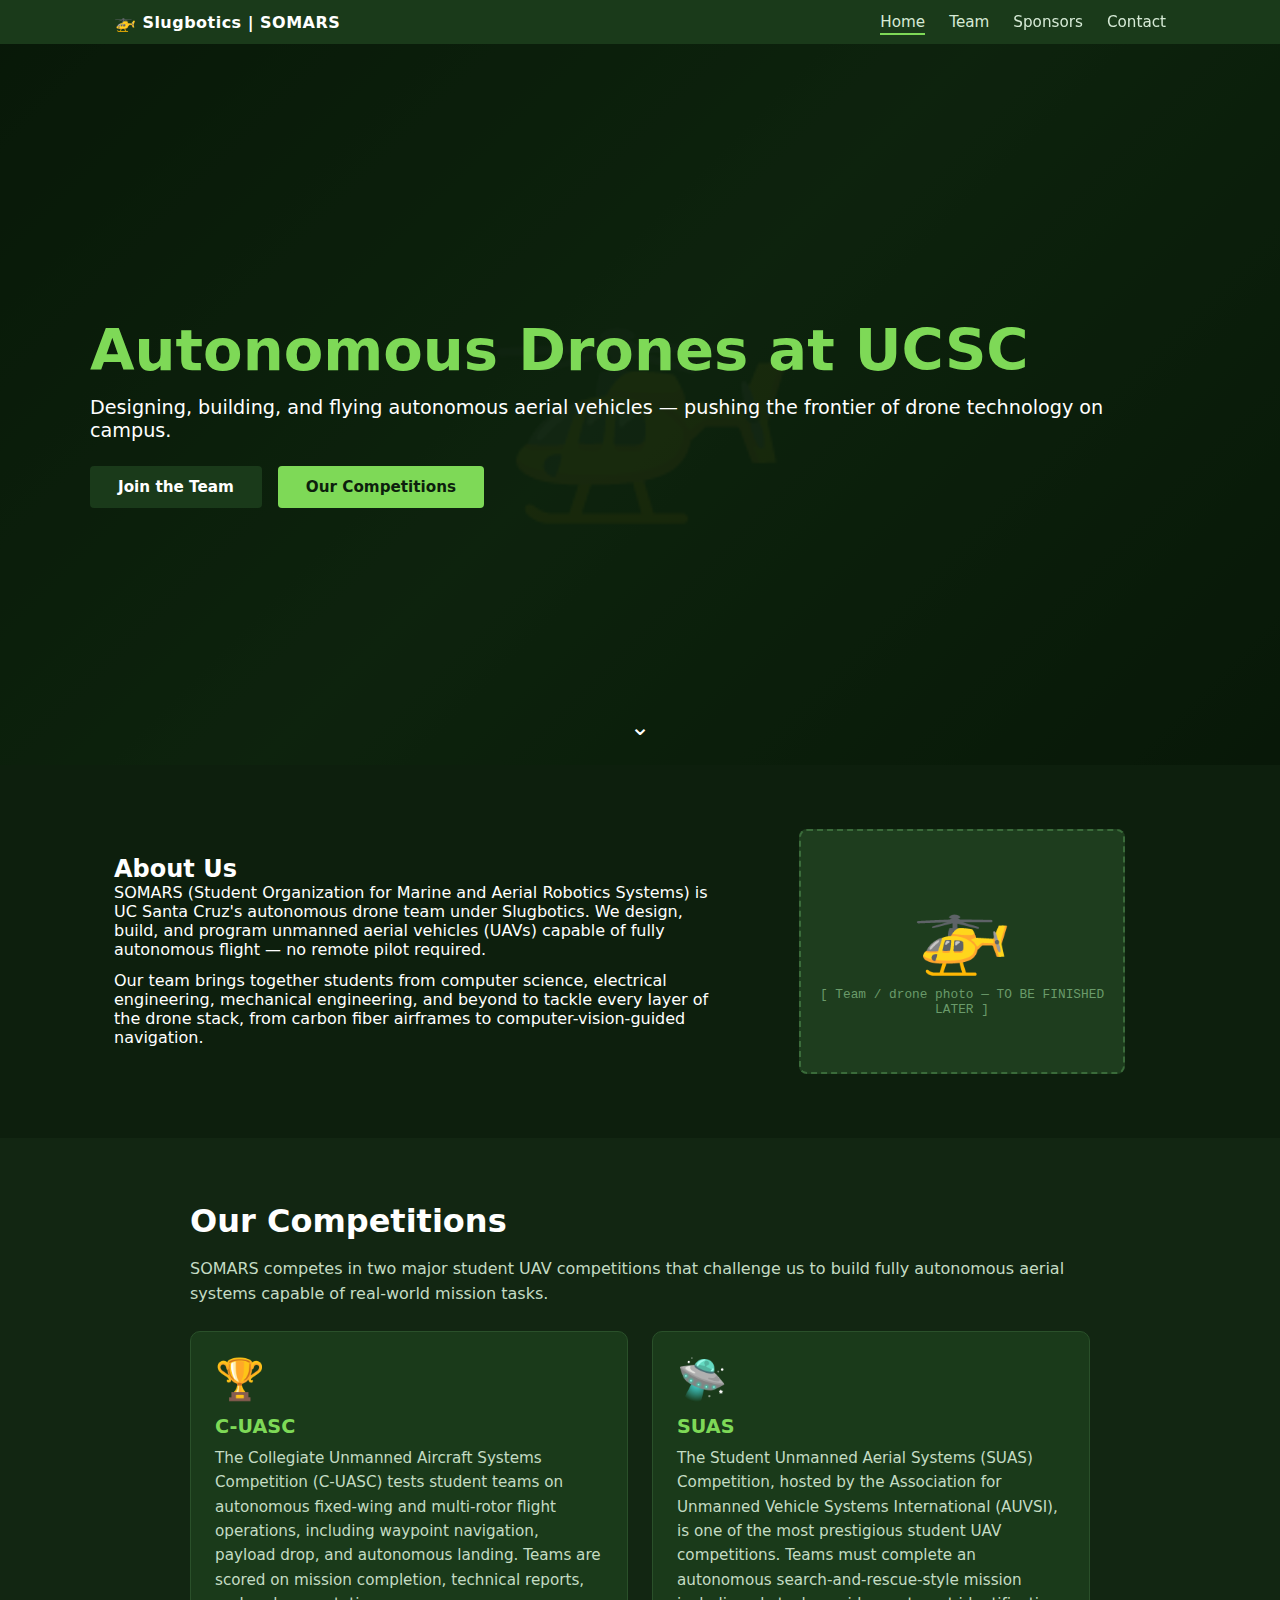
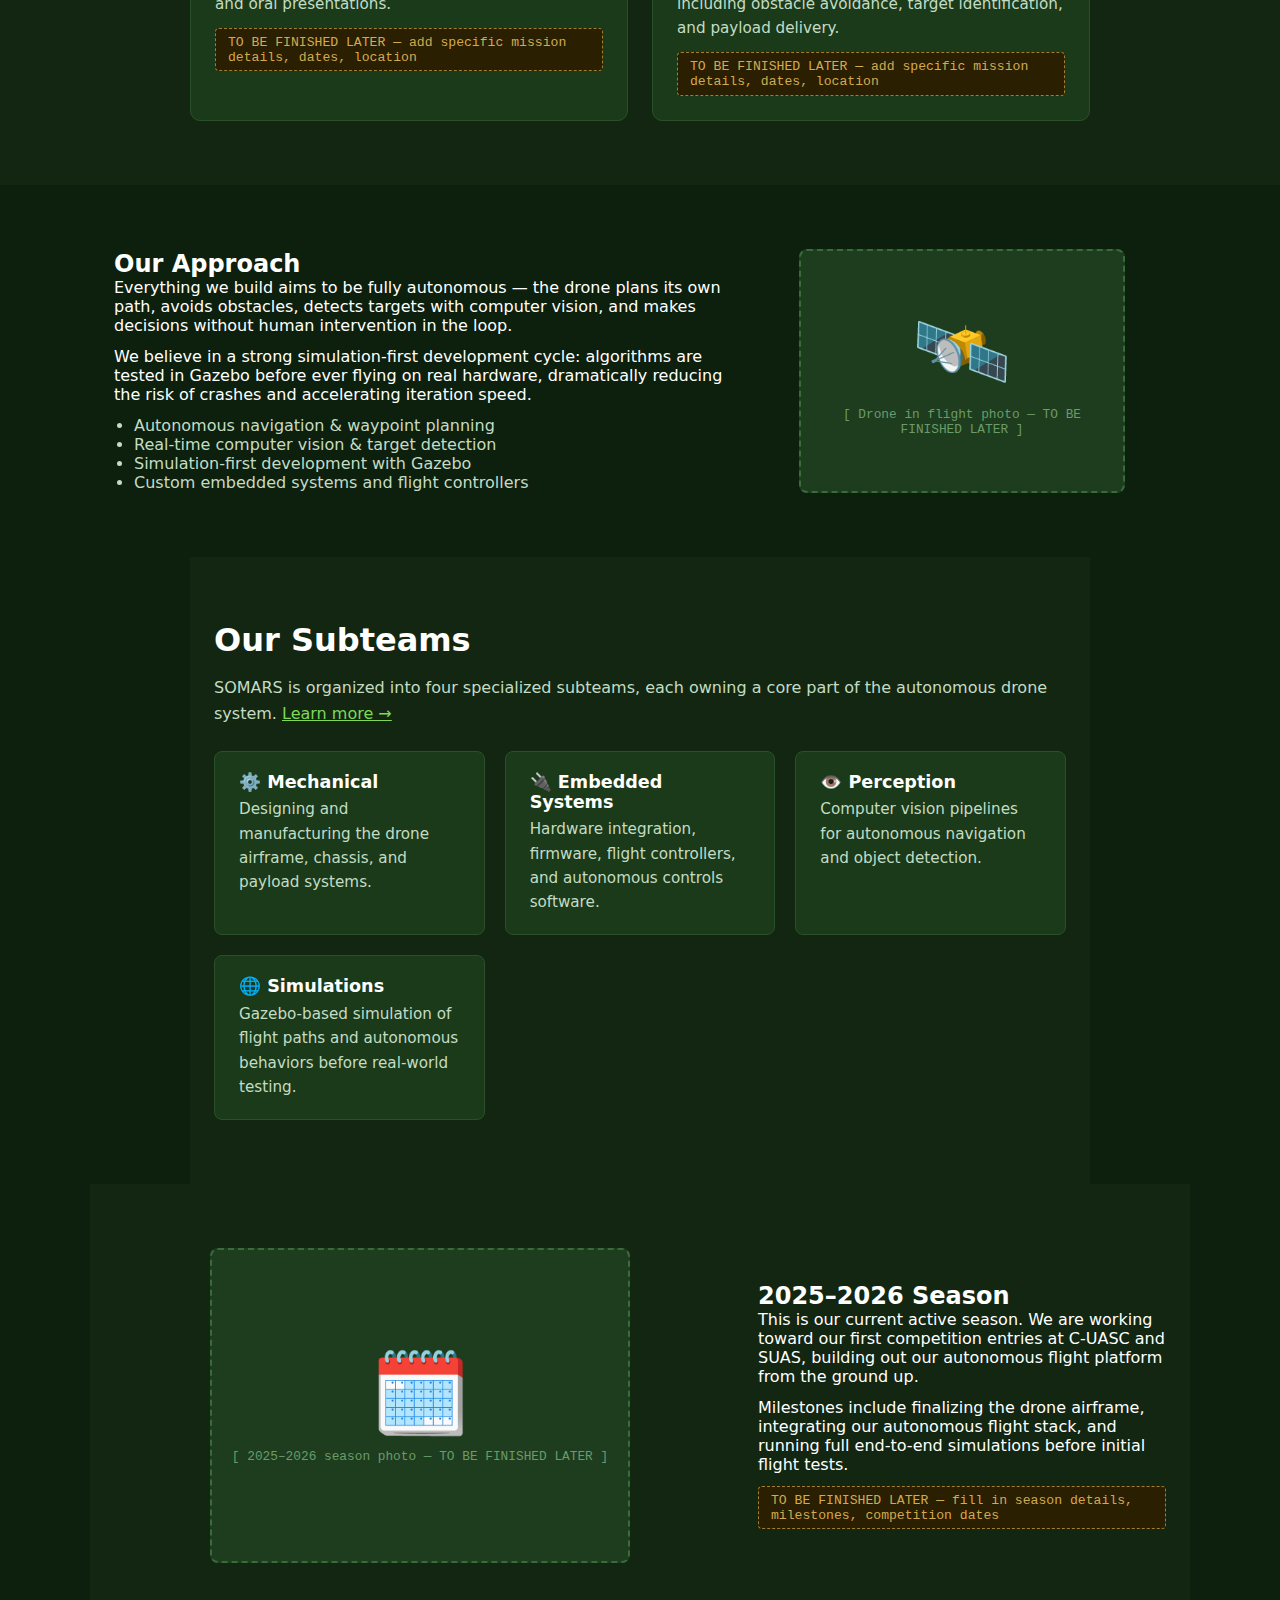
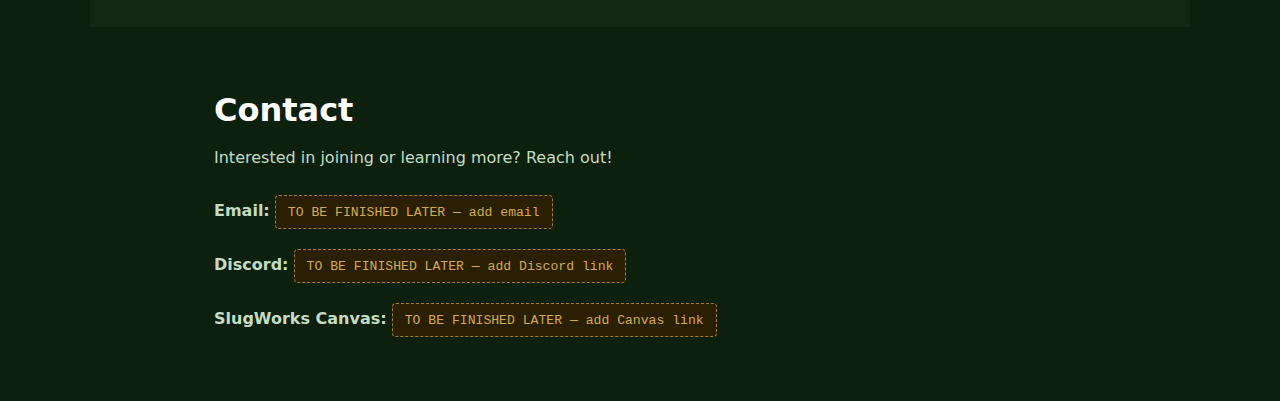
<file: index.html>
<!DOCTYPE html>
<html lang="en">
<head>
  <meta charset="UTF-8" />
  <title>Slugbotics | SOMARS</title>
  <link rel="stylesheet" href="style.css" />
</head>
<body>

  <!-- Navbar -->
  <header class="navbar">
    <div class="nav-container">
      <div class="nav-logo">
        <span class="slug-icon">🚁</span>
        <span class="nav-title">Slugbotics | SOMARS</span>
      </div>

      <nav class="nav-links">
        <a href="index.html" class="active">Home</a>

        <div class="nav-item has-dropdown">
          <a href="team.html" class="nav-link-with-dropdown">Team</a>
          <div class="dropdown">
            <a href="mechanical.html">Mechanical</a>
            <a href="embedded.html">Embedded Systems</a>
            <a href="perception.html">Perception</a>
            <a href="simulations.html">Simulations</a>
          </div>
        </div>

        <a href="sponsors.html">Sponsors</a>
        <a href="#contact">Contact</a>
      </nav>

      <button class="nav-toggle" id="navToggle">☰</button>
    </div>
  </header>

  <!-- Hero -->
  <section id="home" class="hero hero-home">
    <div class="hero-emoji-bg">🚁</div>
    <div class="hero-overlay"></div>
    <div class="hero-content">
      <h1>Autonomous Drones at UCSC</h1>
      <p>Designing, building, and flying autonomous aerial vehicles — pushing the frontier of drone technology on campus.</p>
      <div class="hero-buttons">
        <a href="team.html#join" class="btn btn-primary">Join the Team</a>
        <a href="#competitions" class="btn btn-secondary">Our Competitions</a>
      </div>
    </div>
    <div class="scroll-indicator"><span>⌄</span></div>
  </section>

  <!-- About Us -->
  <section id="about" class="section-split">
    <div class="split-text">
      <h2>About Us</h2>
      <p>
        SOMARS (Student Organization for Marine and Aerial Robotics Systems) is UC Santa Cruz's
        autonomous drone team under Slugbotics. We design, build, and program
        unmanned aerial vehicles (UAVs) capable of fully autonomous flight — no
        remote pilot required.
      </p>
      <p>
        Our team brings together students from computer science, electrical engineering,
        mechanical engineering, and beyond to tackle every layer of the drone stack,
        from carbon fiber airframes to computer-vision-guided navigation.
      </p>
    </div>
    <div class="split-image">
      <div class="split-emoji">
        🚁
        <span class="emoji-label">[ Team / drone photo — TO BE FINISHED LATER ]</span>
      </div>
    </div>
  </section>

  <!-- Competitions -->
  <section id="competitions" class="section-alt-bleed">
    <div class="section-inner">
      <h2>Our Competitions</h2>
      <p>
        SOMARS competes in two major student UAV competitions that challenge us
        to build fully autonomous aerial systems capable of real-world mission tasks.
      </p>

      <div class="competition-grid" style="margin-top:1.5rem;">

        <div class="competition-card">
          <div class="comp-emoji">🏆</div>
          <h3>C-UASC</h3>
          <p>
            The Collegiate Unmanned Aircraft Systems Competition (C-UASC) tests
            student teams on autonomous fixed-wing and multi-rotor flight operations,
            including waypoint navigation, payload drop, and autonomous landing.
            Teams are scored on mission completion, technical reports, and oral
            presentations.
          </p>
          <span class="placeholder-note">TO BE FINISHED LATER — add specific mission details, dates, location</span>
        </div>

        <div class="competition-card">
          <div class="comp-emoji">🛸</div>
          <h3>SUAS</h3>
          <p>
            The Student Unmanned Aerial Systems (SUAS) Competition, hosted by
            the Association for Unmanned Vehicle Systems International (AUVSI),
            is one of the most prestigious student UAV competitions. Teams must
            complete an autonomous search-and-rescue-style mission including
            obstacle avoidance, target identification, and payload delivery.
          </p>
          <span class="placeholder-note">TO BE FINISHED LATER — add specific mission details, dates, location</span>
        </div>

      </div>
    </div>
  </section>

  <!-- What makes us different -->
  <section id="approach" class="section-split">
    <div class="split-text">
      <h2>Our Approach</h2>
      <p>
        Everything we build aims to be fully autonomous — the drone plans its own
        path, avoids obstacles, detects targets with computer vision, and makes
        decisions without human intervention in the loop.
      </p>
      <p>
        We believe in a strong simulation-first development cycle: algorithms are
        tested in Gazebo before ever flying on real hardware, dramatically reducing
        the risk of crashes and accelerating iteration speed.
      </p>
      <ul>
        <li>Autonomous navigation & waypoint planning</li>
        <li>Real-time computer vision & target detection</li>
        <li>Simulation-first development with Gazebo</li>
        <li>Custom embedded systems and flight controllers</li>
      </ul>
    </div>
    <div class="split-image">
      <div class="split-emoji">
        🛰️
        <span class="emoji-label">[ Drone in flight photo — TO BE FINISHED LATER ]</span>
      </div>
    </div>
  </section>

  <!-- Subteams snapshot -->
  <section id="subteams-snapshot" class="section alt">
    <h2>Our Subteams</h2>
    <p>
      SOMARS is organized into four specialized subteams, each owning a core
      part of the autonomous drone system. <a href="team.html" style="color:#7ed957;">Learn more →</a>
    </p>

    <div class="card-grid" style="margin-top:1.5rem;">
      <a href="mechanical.html" class="info-card" style="text-decoration:none; color:inherit;">
        <h3>⚙️ Mechanical</h3>
        <p style="font-size:0.95rem; color:#c4dcc4; margin-top:0.35rem;">
          Designing and manufacturing the drone airframe, chassis, and payload systems.
        </p>
      </a>

      <a href="embedded.html" class="info-card" style="text-decoration:none; color:inherit;">
        <h3>🔌 Embedded Systems</h3>
        <p style="font-size:0.95rem; color:#c4dcc4; margin-top:0.35rem;">
          Hardware integration, firmware, flight controllers, and autonomous controls software.
        </p>
      </a>

      <a href="perception.html" class="info-card" style="text-decoration:none; color:inherit;">
        <h3>👁️ Perception</h3>
        <p style="font-size:0.95rem; color:#c4dcc4; margin-top:0.35rem;">
          Computer vision pipelines for autonomous navigation and object detection.
        </p>
      </a>

      <a href="simulations.html" class="info-card" style="text-decoration:none; color:inherit;">
        <h3>🌐 Simulations</h3>
        <p style="font-size:0.95rem; color:#c4dcc4; margin-top:0.35rem;">
          Gazebo-based simulation of flight paths and autonomous behaviors before real-world testing.
        </p>
      </a>
    </div>
  </section>

  <!-- 2025/2026 Season -->
  <section id="season" class="section-split alt">
    <div class="split-image">
      <div class="split-emoji">
        🗓️
        <span class="emoji-label">[ 2025–2026 season photo — TO BE FINISHED LATER ]</span>
      </div>
    </div>
    <div class="split-text">
      <h2>2025–2026 Season</h2>
      <p>
        This is our current active season. We are working toward our first
        competition entries at C-UASC and SUAS, building out our autonomous
        flight platform from the ground up.
      </p>
      <p>
        Milestones include finalizing the drone airframe, integrating our
        autonomous flight stack, and running full end-to-end simulations
        before initial flight tests.
      </p>
      <span class="placeholder-note">TO BE FINISHED LATER — fill in season details, milestones, competition dates</span>
    </div>
  </section>

  <!-- Contact -->
  <section id="contact" class="section">
    <h2>Contact</h2>
    <p>Interested in joining or learning more? Reach out!</p>
    <p style="margin-top:0.75rem;"><strong>Email:</strong> <span class="placeholder-note">TO BE FINISHED LATER — add email</span></p>
    <p style="margin-top:0.5rem;"><strong>Discord:</strong> <span class="placeholder-note">TO BE FINISHED LATER — add Discord link</span></p>
    <p style="margin-top:0.5rem;"><strong>SlugWorks Canvas:</strong> <span class="placeholder-note">TO BE FINISHED LATER — add Canvas link</span></p>
  </section>

  <script src="script.js"></script>
</body>
</html>
</file>
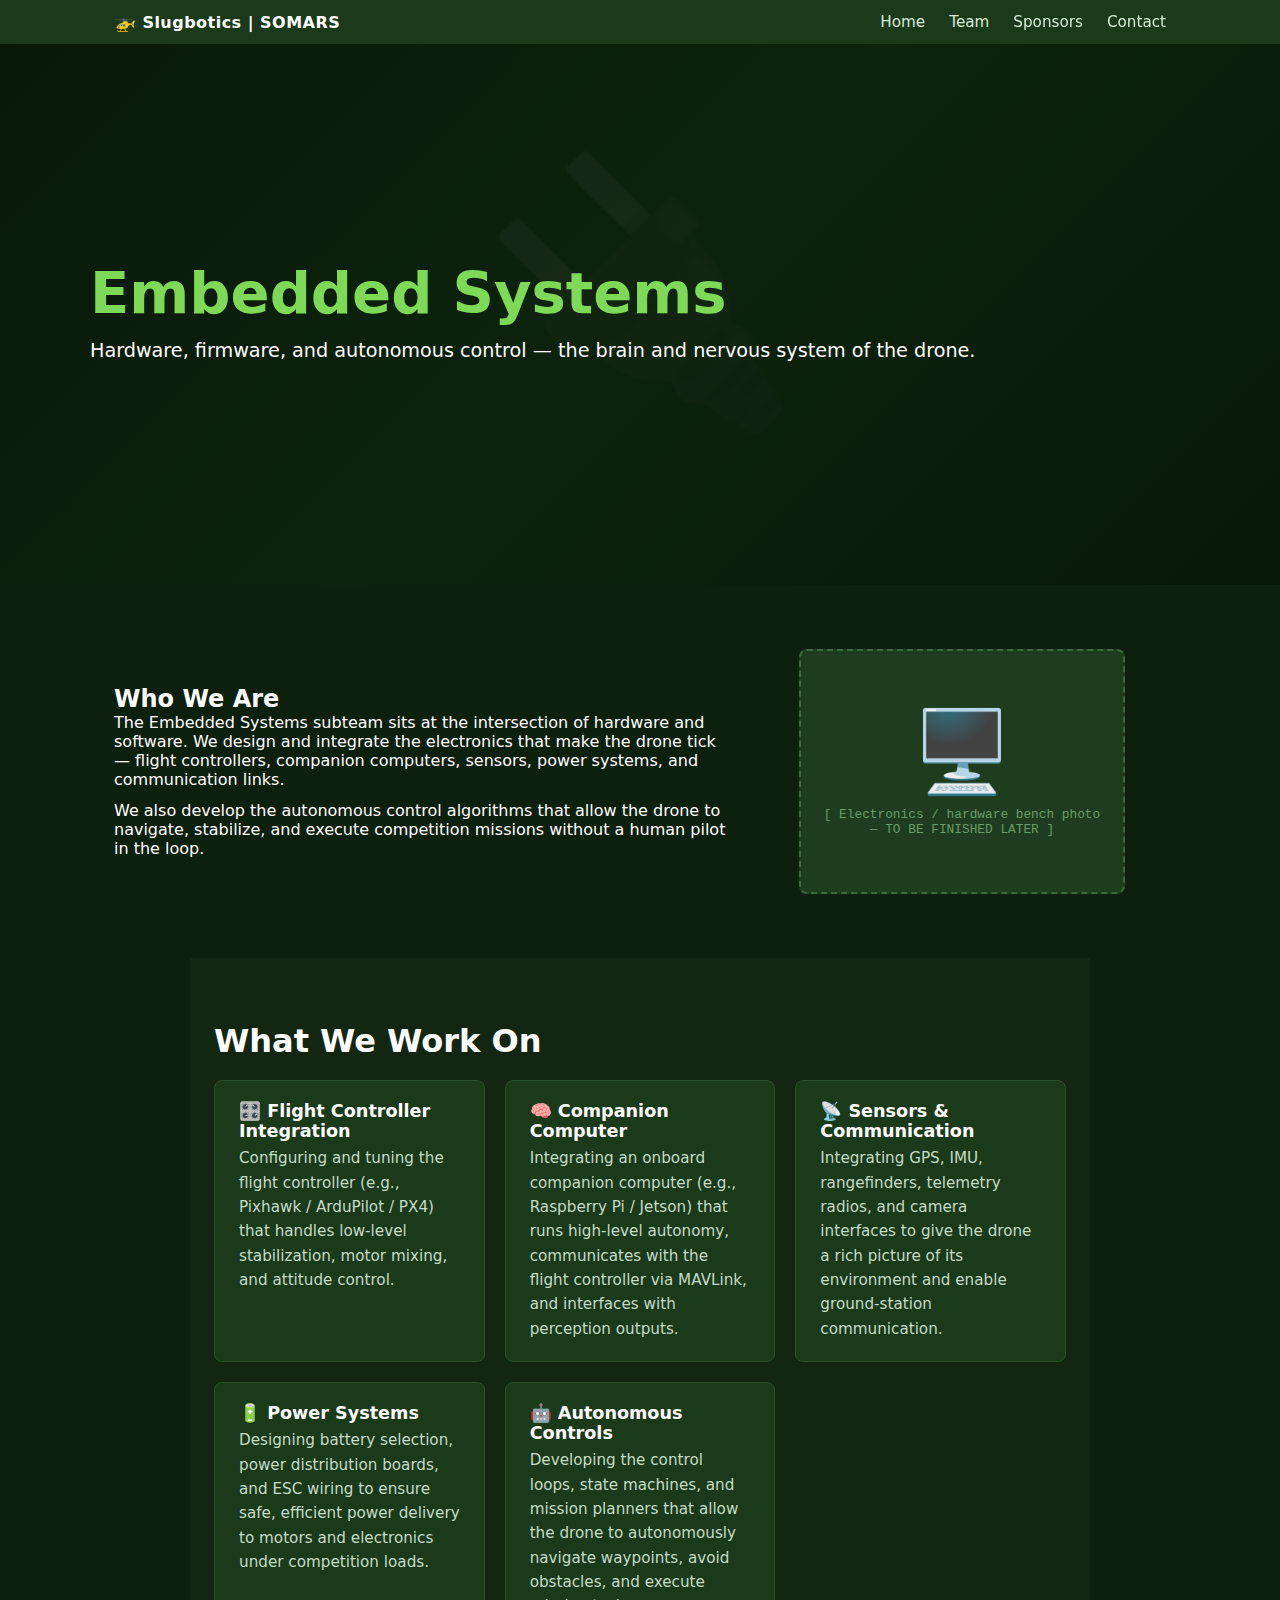
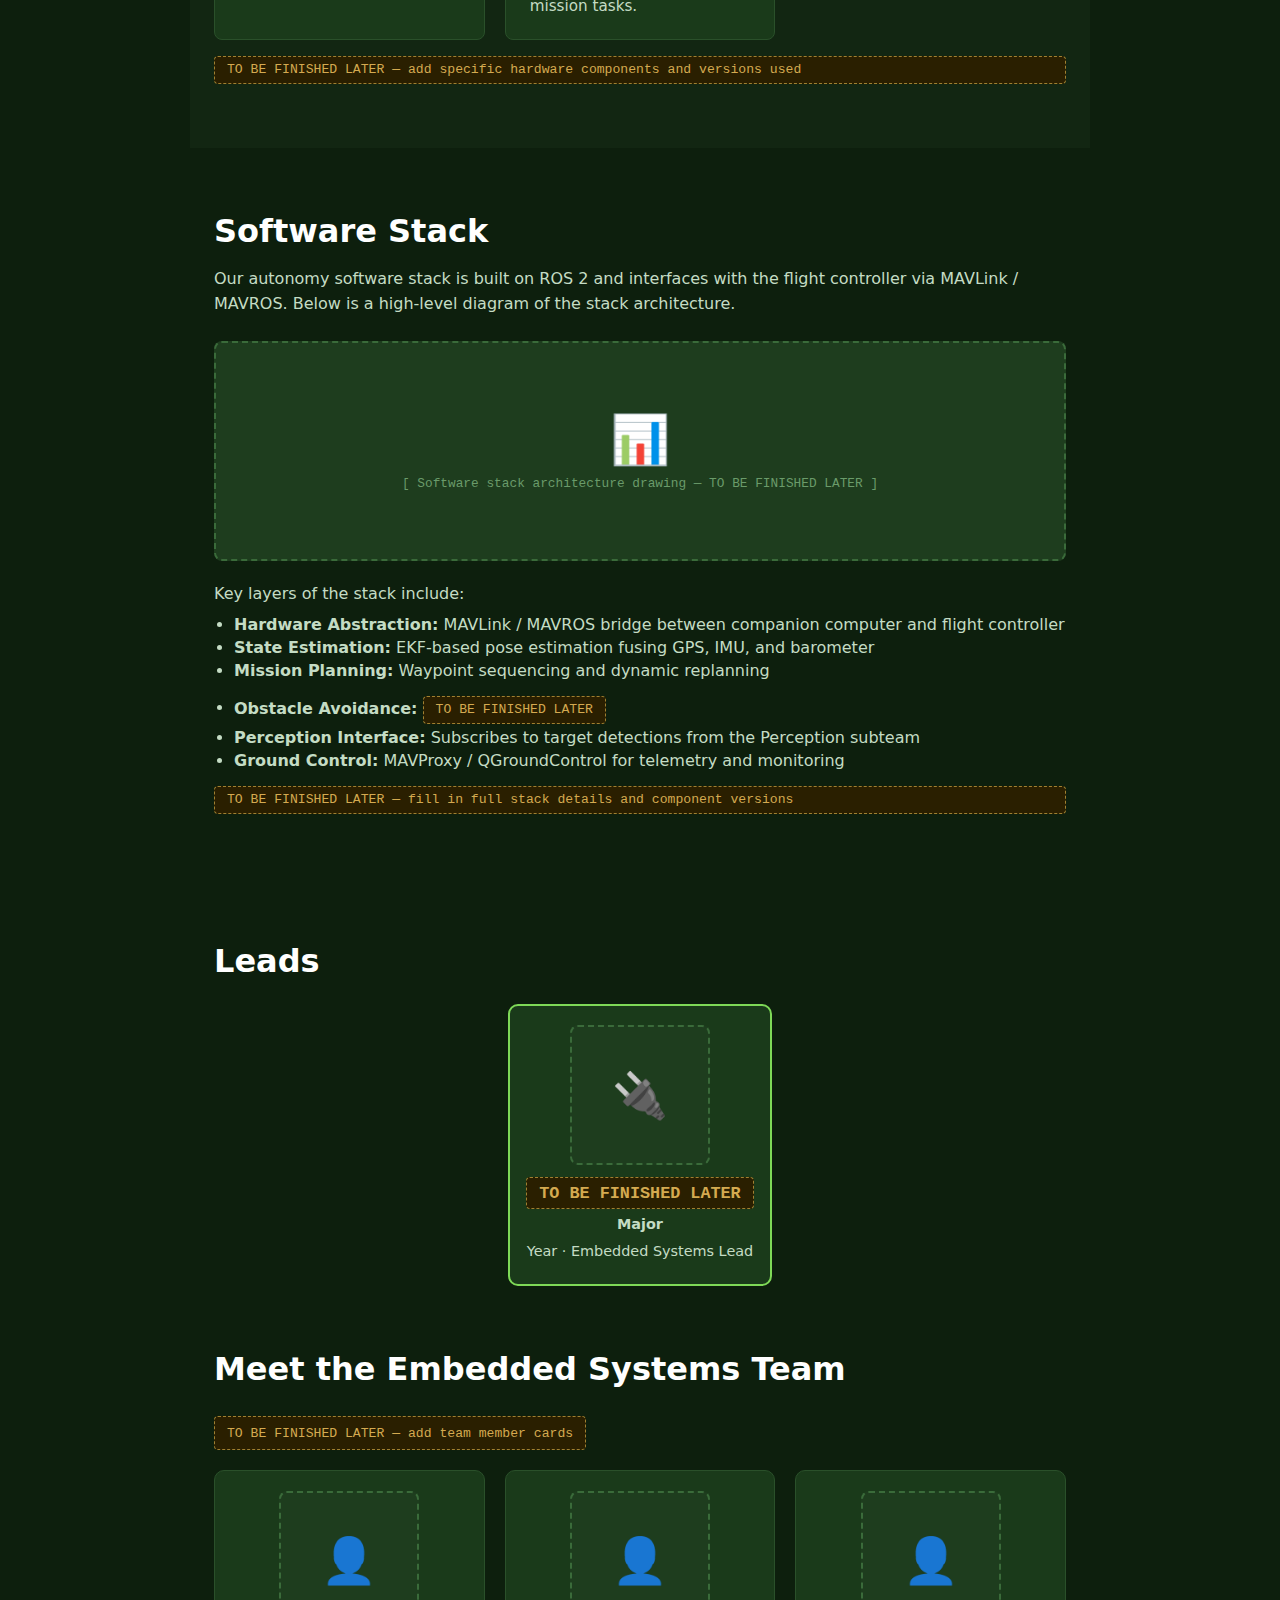
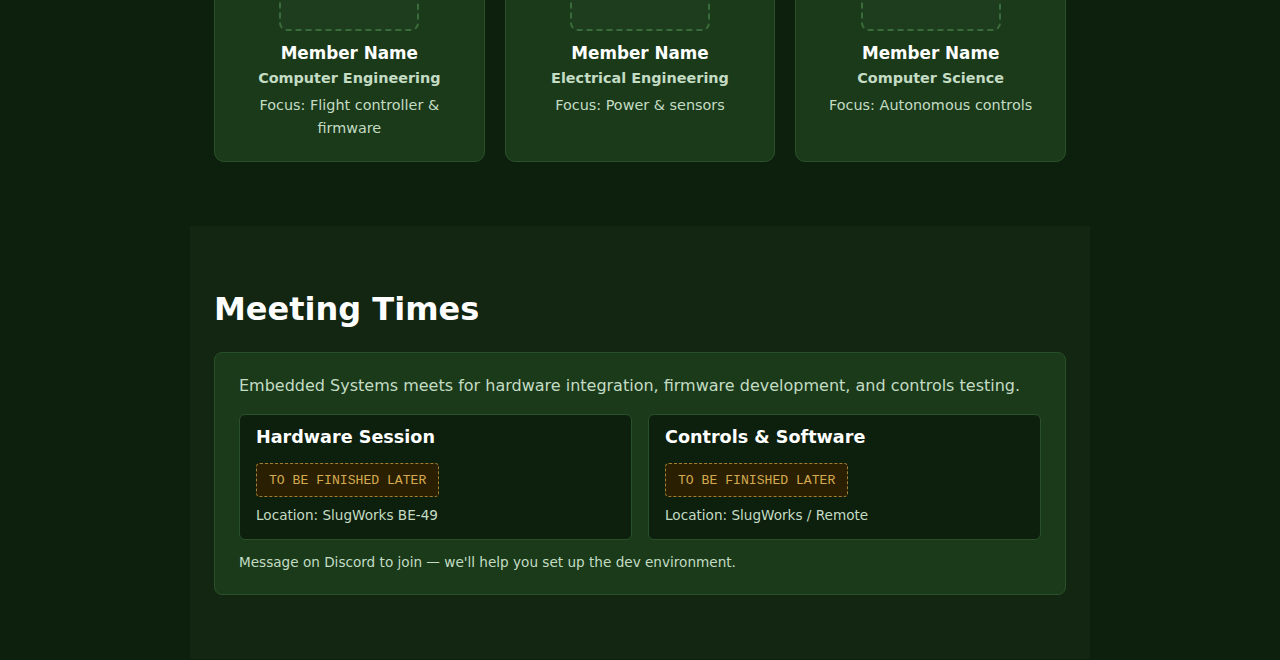
<file: embedded.html>
<!DOCTYPE html>
<html lang="en">
<head>
  <meta charset="UTF-8" />
  <title>Slugbotics | SOMARS – Embedded Systems</title>
  <link rel="stylesheet" href="style.css" />
</head>
<body>

  <!-- Navbar -->
  <header class="navbar">
    <div class="nav-container">
      <div class="nav-logo">
        <span class="slug-icon">🚁</span>
        <span class="nav-title">Slugbotics | SOMARS</span>
      </div>

      <nav class="nav-links">
        <a href="index.html">Home</a>

        <div class="nav-item has-dropdown">
          <a href="team.html" class="nav-link-with-dropdown active">Team</a>
          <div class="dropdown">
            <a href="mechanical.html">Mechanical</a>
            <a href="embedded.html">Embedded Systems</a>
            <a href="perception.html">Perception</a>
            <a href="simulations.html">Simulations</a>
          </div>
        </div>

        <a href="sponsors.html">Sponsors</a>
        <a href="index.html#contact">Contact</a>
      </nav>

      <button class="nav-toggle" id="navToggle">☰</button>
    </div>
  </header>

  <!-- Hero -->
  <section class="hero">
    <div class="hero-emoji-bg">🔌</div>
    <div class="hero-overlay"></div>
    <div class="hero-content">
      <h1>Embedded Systems</h1>
      <p>Hardware, firmware, and autonomous control — the brain and nervous system of the drone.</p>
    </div>
  </section>

  <!-- Who we are -->
  <section id="about" class="section-split">
    <div class="split-text">
      <h2>Who We Are</h2>
      <p>
        The Embedded Systems subteam sits at the intersection of hardware and
        software. We design and integrate the electronics that make the drone
        tick — flight controllers, companion computers, sensors, power systems,
        and communication links.
      </p>
      <p>
        We also develop the autonomous control algorithms that allow the drone
        to navigate, stabilize, and execute competition missions without a
        human pilot in the loop.
      </p>
    </div>
    <div class="split-image">
      <div class="split-emoji">
        🖥️
        <span class="emoji-label">[ Electronics / hardware bench photo — TO BE FINISHED LATER ]</span>
      </div>
    </div>
  </section>

  <!-- What we work on -->
  <section id="work" class="section alt">
    <h2>What We Work On</h2>
    <div class="card-grid" style="margin-top:1.25rem;">
      <div class="info-card">
        <h3>🎛️ Flight Controller Integration</h3>
        <p style="font-size:0.95rem; color:#c4dcc4; margin-top:0.35rem;">
          Configuring and tuning the flight controller (e.g., Pixhawk / ArduPilot / PX4)
          that handles low-level stabilization, motor mixing, and attitude control.
        </p>
      </div>
      <div class="info-card">
        <h3>🧠 Companion Computer</h3>
        <p style="font-size:0.95rem; color:#c4dcc4; margin-top:0.35rem;">
          Integrating an onboard companion computer (e.g., Raspberry Pi / Jetson) that
          runs high-level autonomy, communicates with the flight controller via MAVLink,
          and interfaces with perception outputs.
        </p>
      </div>
      <div class="info-card">
        <h3>📡 Sensors &amp; Communication</h3>
        <p style="font-size:0.95rem; color:#c4dcc4; margin-top:0.35rem;">
          Integrating GPS, IMU, rangefinders, telemetry radios, and camera interfaces
          to give the drone a rich picture of its environment and enable ground-station
          communication.
        </p>
      </div>
      <div class="info-card">
        <h3>🔋 Power Systems</h3>
        <p style="font-size:0.95rem; color:#c4dcc4; margin-top:0.35rem;">
          Designing battery selection, power distribution boards, and ESC wiring to
          ensure safe, efficient power delivery to motors and electronics under
          competition loads.
        </p>
      </div>
      <div class="info-card">
        <h3>🤖 Autonomous Controls</h3>
        <p style="font-size:0.95rem; color:#c4dcc4; margin-top:0.35rem;">
          Developing the control loops, state machines, and mission planners that
          allow the drone to autonomously navigate waypoints, avoid obstacles,
          and execute mission tasks.
        </p>
      </div>
    </div>
    <span class="placeholder-note" style="margin-top:1rem; display:block;">TO BE FINISHED LATER — add specific hardware components and versions used</span>
  </section>

  <!-- Software Stack -->
  <section id="stack" class="section">
    <h2>Software Stack</h2>
    <p>
      Our autonomy software stack is built on ROS 2 and interfaces with the
      flight controller via MAVLink / MAVROS. Below is a high-level diagram
      of the stack architecture.
    </p>

    <div class="stack-diagram-placeholder">
      📊
      <span class="emoji-label">[ Software stack architecture drawing — TO BE FINISHED LATER ]</span>
    </div>

    <p style="margin-top:1.25rem; color:#c4dcc4;">Key layers of the stack include:</p>
    <ul class="skills-list" style="margin-top:0.5rem;">
      <li><strong>Hardware Abstraction:</strong> MAVLink / MAVROS bridge between companion computer and flight controller</li>
      <li><strong>State Estimation:</strong> EKF-based pose estimation fusing GPS, IMU, and barometer</li>
      <li><strong>Mission Planning:</strong> Waypoint sequencing and dynamic replanning</li>
      <li><strong>Obstacle Avoidance:</strong> <span class="placeholder-note">TO BE FINISHED LATER</span></li>
      <li><strong>Perception Interface:</strong> Subscribes to target detections from the Perception subteam</li>
      <li><strong>Ground Control:</strong> MAVProxy / QGroundControl for telemetry and monitoring</li>
    </ul>
    <span class="placeholder-note" style="margin-top:1rem; display:block;">TO BE FINISHED LATER — fill in full stack details and component versions</span>
  </section>

  <!-- Leads -->
  <section id="leads" class="section alt">
    <h2>Leads</h2>
    <div class="member-grid leads-grid">
      <div class="member-card lead-card">
        <div class="member-avatar-emoji">🔌</div>
        <h3 class="placeholder-note" style="display:block; margin:0 auto 0.25rem;">TO BE FINISHED LATER</h3>
        <p class="member-major">Major</p>
        <p class="member-role">Year · Embedded Systems Lead</p>
      </div>
    </div>
  </section>

  <!-- Members -->
  <section id="members" class="section">
    <h2>Meet the Embedded Systems Team</h2>
    <p><span class="placeholder-note">TO BE FINISHED LATER — add team member cards</span></p>
    <div class="member-grid" style="margin-top:1.25rem;">
      <div class="member-card">
        <div class="member-avatar-emoji">👤</div>
        <h3>Member Name</h3>
        <p class="member-major">Computer Engineering</p>
        <p class="member-role">Focus: Flight controller &amp; firmware</p>
      </div>
      <div class="member-card">
        <div class="member-avatar-emoji">👤</div>
        <h3>Member Name</h3>
        <p class="member-major">Electrical Engineering</p>
        <p class="member-role">Focus: Power &amp; sensors</p>
      </div>
      <div class="member-card">
        <div class="member-avatar-emoji">👤</div>
        <h3>Member Name</h3>
        <p class="member-major">Computer Science</p>
        <p class="member-role">Focus: Autonomous controls</p>
      </div>
    </div>
  </section>

  <!-- Meetings -->
  <section id="meetings" class="section alt">
    <h2>Meeting Times</h2>
    <div class="info-card wide">
      <p>Embedded Systems meets for hardware integration, firmware development, and controls testing.</p>
      <div class="meeting-grid">
        <div class="meeting-slot">
          <h3>Hardware Session</h3>
          <p><span class="placeholder-note">TO BE FINISHED LATER</span></p>
          <p class="card-meta">Location: SlugWorks BE-49</p>
        </div>
        <div class="meeting-slot">
          <h3>Controls &amp; Software</h3>
          <p><span class="placeholder-note">TO BE FINISHED LATER</span></p>
          <p class="card-meta">Location: SlugWorks / Remote</p>
        </div>
      </div>
      <p class="card-meta" style="margin-top:0.75rem;">
        Message on Discord to join — we'll help you set up the dev environment.
      </p>
    </div>
  </section>

  <script src="script.js"></script>
</body>
</html>
</file>
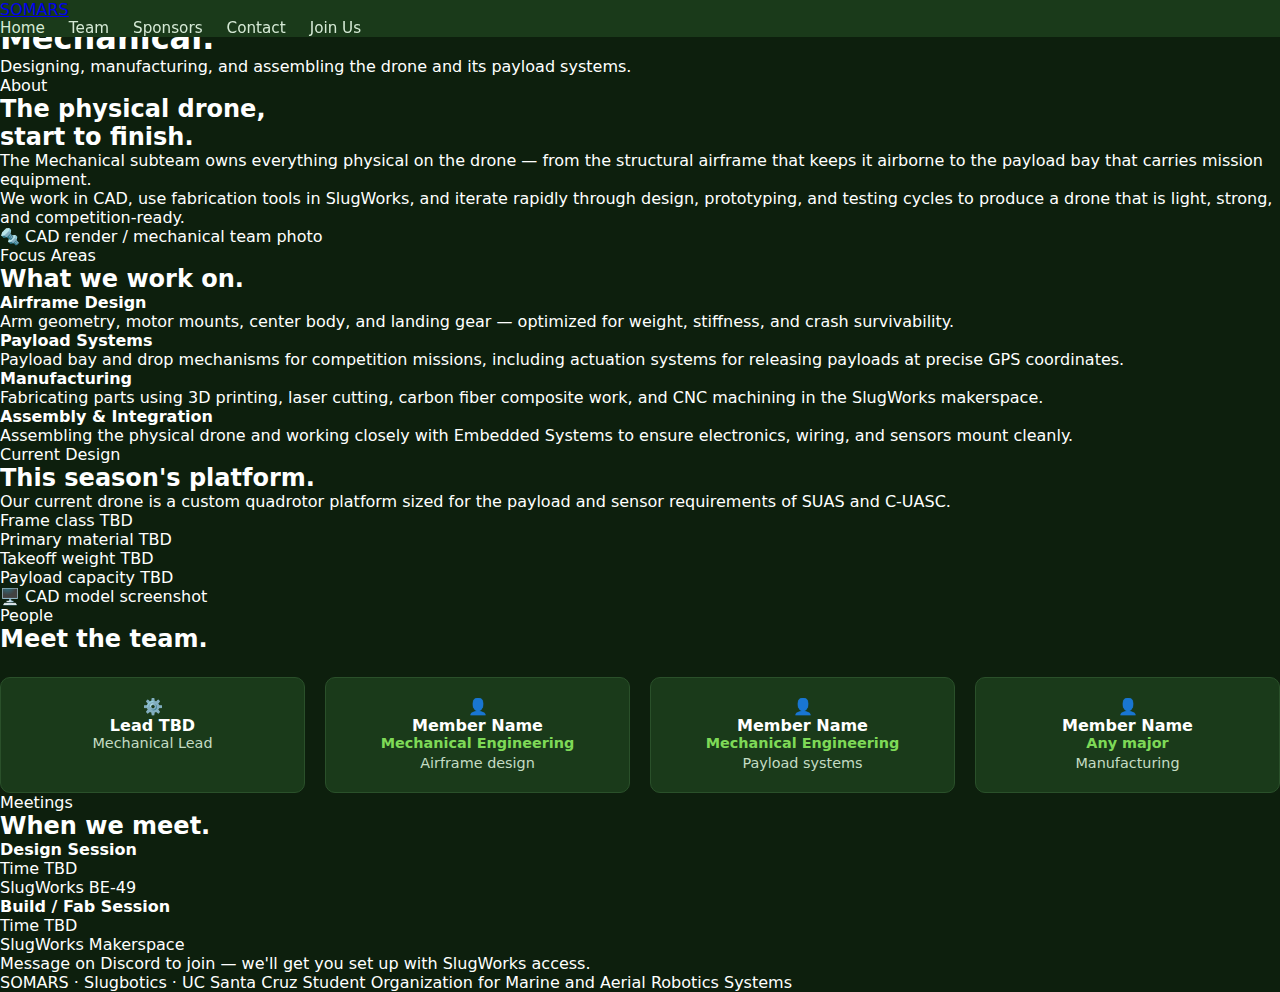
<file: mechanical.html>
<!DOCTYPE html>
<html lang="en">
<head>
  <meta charset="UTF-8" />
  <meta name="viewport" content="width=device-width, initial-scale=1.0" />
  <title>SOMARS — Mechanical</title>
  <link rel="preconnect" href="https://fonts.googleapis.com" />
  <link rel="preconnect" href="https://fonts.gstatic.com" crossorigin />
  <link href="https://fonts.googleapis.com/css2?family=Inter:wght@300;400;500;600;700&display=swap" rel="stylesheet" />
  <link rel="stylesheet" href="style.css" />
</head>
<body>

  <header class="navbar">
    <div class="nav-inner">
      <a href="index.html" class="nav-logo">SOMARS</a>
      <nav class="nav-links" id="navLinks">
        <a href="index.html">Home</a>
        <div class="nav-item has-dropdown">
          <a href="team.html" class="nav-link-with-dropdown active">Team</a>
          <div class="dropdown">
            <a href="mechanical.html">Mechanical</a>
            <a href="embedded.html">Embedded Systems</a>
            <a href="perception.html">Perception</a>
            <a href="simulations.html">Simulations</a>
          </div>
        </div>
        <a href="sponsors.html">Sponsors</a>
        <a href="index.html#contact">Contact</a>
        <a href="team.html#join" class="nav-join">Join Us</a>
      </nav>
      <button class="nav-toggle" id="navToggle" aria-label="Toggle menu">
        <span></span><span></span><span></span>
      </button>
    </div>
  </header>

  <section class="page-hero">
    <div class="page-hero-inner">
      <p class="hero-eyebrow">Subteam · 01</p>
      <h1>Mechanical.</h1>
      <p class="hero-desc">Designing, manufacturing, and assembling the drone and its payload systems.</p>
    </div>
  </section>

  <!-- Who we are -->
  <section class="full-section">
    <div class="full-section-inner">
      <p class="section-eyebrow">About</p>
      <h2>The physical drone,<br>start to finish.</h2>
      <p class="section-body">The Mechanical subteam owns everything physical on the drone — from the structural airframe that keeps it airborne to the payload bay that carries mission equipment.</p>
      <p class="section-body">We work in CAD, use fabrication tools in SlugWorks, and iterate rapidly through design, prototyping, and testing cycles to produce a drone that is light, strong, and competition-ready.</p>
      <div class="image-block">
        <div class="img-placeholder">
          <span>🔩</span>
          <span class="img-label">CAD render / mechanical team photo</span>
        </div>
      </div>
    </div>
  </section>

  <!-- What we work on -->
  <section class="full-section full-section-alt">
    <div class="full-section-inner">
      <p class="section-eyebrow">Focus Areas</p>
      <h2>What we work on.</h2>
      <div class="work-grid">
        <div class="work-card">
          <h4>Airframe Design</h4>
          <p>Arm geometry, motor mounts, center body, and landing gear — optimized for weight, stiffness, and crash survivability.</p>
        </div>
        <div class="work-card">
          <h4>Payload Systems</h4>
          <p>Payload bay and drop mechanisms for competition missions, including actuation systems for releasing payloads at precise GPS coordinates.</p>
        </div>
        <div class="work-card">
          <h4>Manufacturing</h4>
          <p>Fabricating parts using 3D printing, laser cutting, carbon fiber composite work, and CNC machining in the SlugWorks makerspace.</p>
        </div>
        <div class="work-card">
          <h4>Assembly &amp; Integration</h4>
          <p>Assembling the physical drone and working closely with Embedded Systems to ensure electronics, wiring, and sensors mount cleanly.</p>
        </div>
      </div>
    </div>
  </section>

  <!-- Current design -->
  <section class="full-section">
    <div class="full-section-inner">
      <p class="section-eyebrow">Current Design</p>
      <h2>This season's platform.</h2>
      <p class="section-body">Our current drone is a custom quadrotor platform sized for the payload and sensor requirements of SUAS and C-UASC.</p>
      <div class="specs-list">
        <div class="spec-row">
          <span class="spec-key">Frame class</span>
          <span class="spec-val tbd-note">TBD</span>
        </div>
        <div class="spec-row">
          <span class="spec-key">Primary material</span>
          <span class="spec-val tbd-note">TBD</span>
        </div>
        <div class="spec-row">
          <span class="spec-key">Takeoff weight</span>
          <span class="spec-val tbd-note">TBD</span>
        </div>
        <div class="spec-row">
          <span class="spec-key">Payload capacity</span>
          <span class="spec-val tbd-note">TBD</span>
        </div>
      </div>
      <div class="image-block">
        <div class="img-placeholder">
          <span>🖥️</span>
          <span class="img-label">CAD model screenshot</span>
        </div>
      </div>
    </div>
  </section>

  <!-- Team -->
  <section class="full-section full-section-alt">
    <div class="full-section-inner">
      <p class="section-eyebrow">People</p>
      <h2>Meet the team.</h2>
      <div class="member-grid">
        <div class="member-card">
          <div class="member-avatar">⚙️</div>
          <h4 class="tbd-note">Lead TBD</h4>
          <p class="member-role">Mechanical Lead</p>
        </div>
        <div class="member-card">
          <div class="member-avatar">👤</div>
          <h4>Member Name</h4>
          <p class="member-major">Mechanical Engineering</p>
          <p class="member-role">Airframe design</p>
        </div>
        <div class="member-card">
          <div class="member-avatar">👤</div>
          <h4>Member Name</h4>
          <p class="member-major">Mechanical Engineering</p>
          <p class="member-role">Payload systems</p>
        </div>
        <div class="member-card">
          <div class="member-avatar">👤</div>
          <h4>Member Name</h4>
          <p class="member-major">Any major</p>
          <p class="member-role">Manufacturing</p>
        </div>
      </div>
    </div>
  </section>

  <!-- Meetings -->
  <section class="full-section">
    <div class="full-section-inner">
      <p class="section-eyebrow">Meetings</p>
      <h2>When we meet.</h2>
      <div class="meeting-cards">
        <div class="meeting-card">
          <h4>Design Session</h4>
          <p class="tbd-note">Time TBD</p>
          <p class="meeting-loc">SlugWorks BE-49</p>
        </div>
        <div class="meeting-card">
          <h4>Build / Fab Session</h4>
          <p class="tbd-note">Time TBD</p>
          <p class="meeting-loc">SlugWorks Makerspace</p>
        </div>
      </div>
      <p class="meeting-note">Message on Discord to join — we'll get you set up with SlugWorks access.</p>
    </div>
  </section>

  <footer class="footer">
    <div class="footer-inner">
      <span>SOMARS · Slugbotics · UC Santa Cruz</span>
      <span>Student Organization for Marine and Aerial Robotics Systems</span>
    </div>
  </footer>

  <script src="script.js"></script>
</body>
</html>
</file>
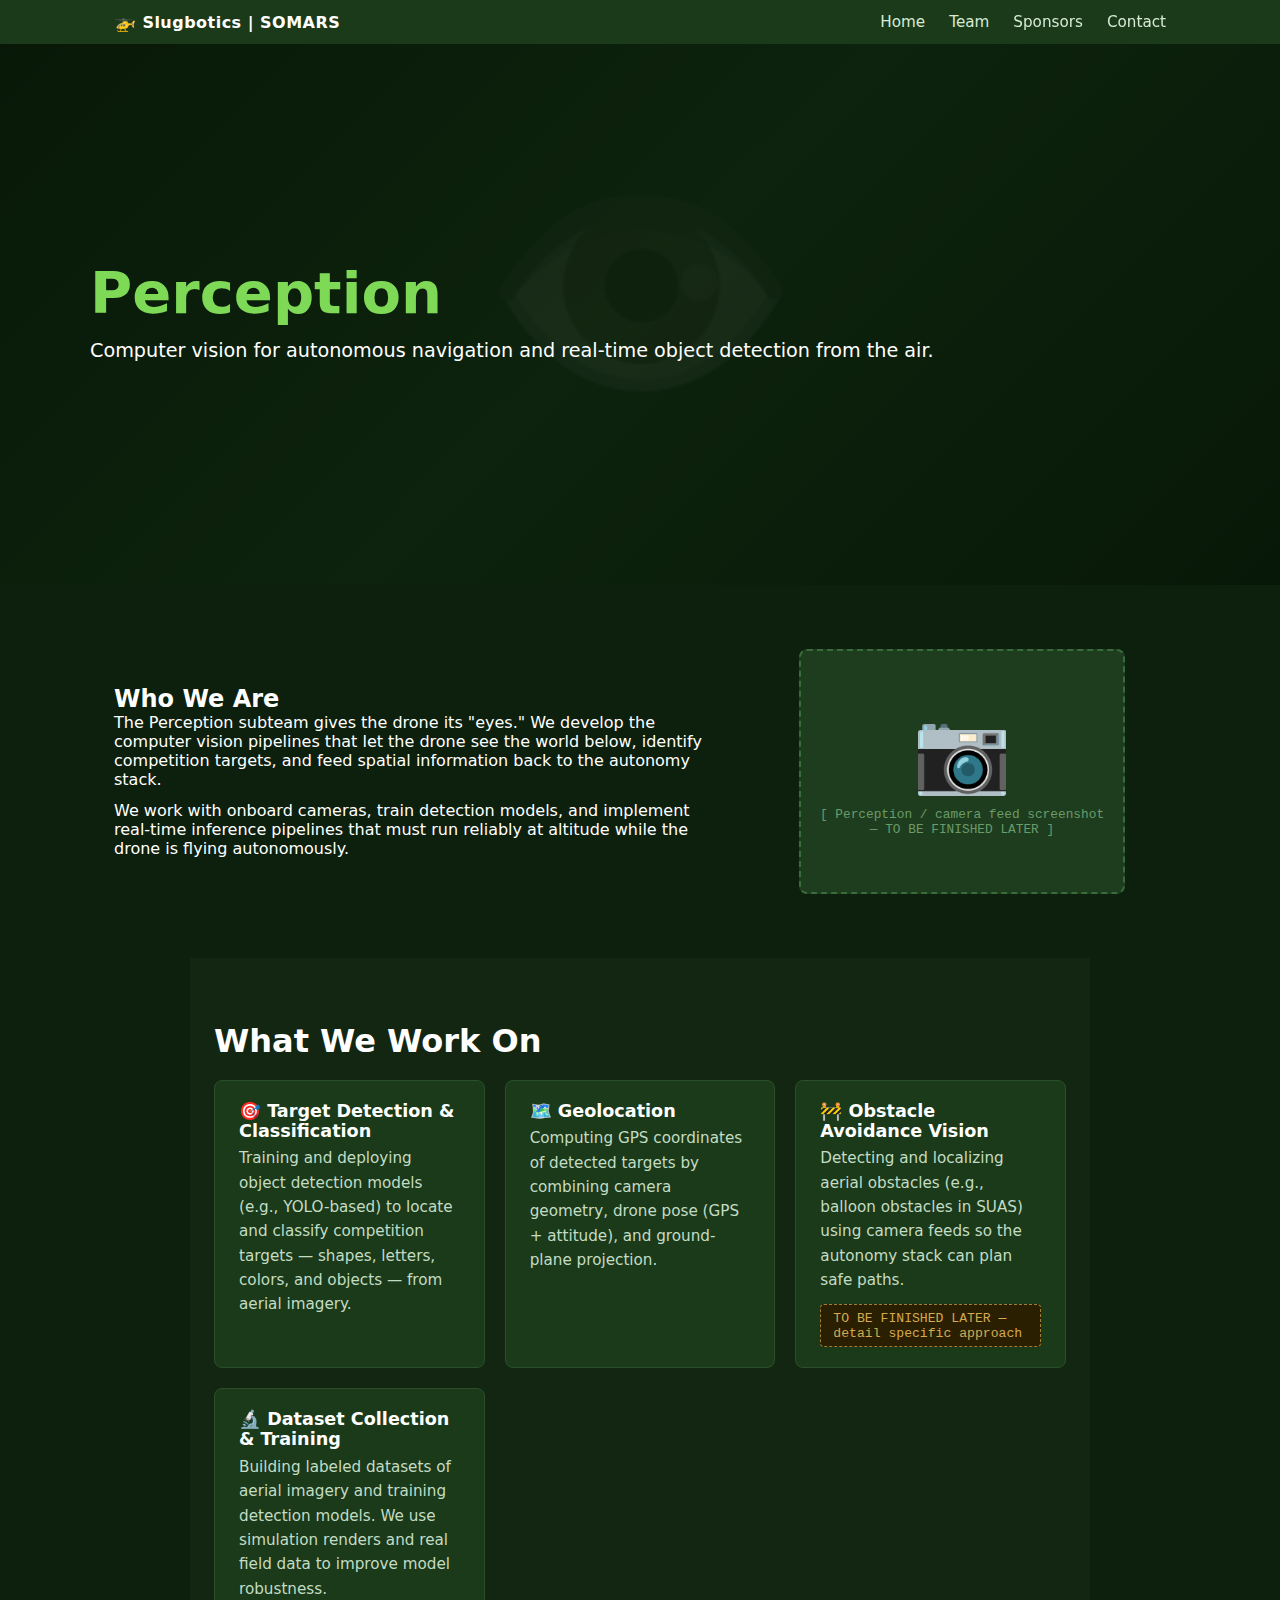
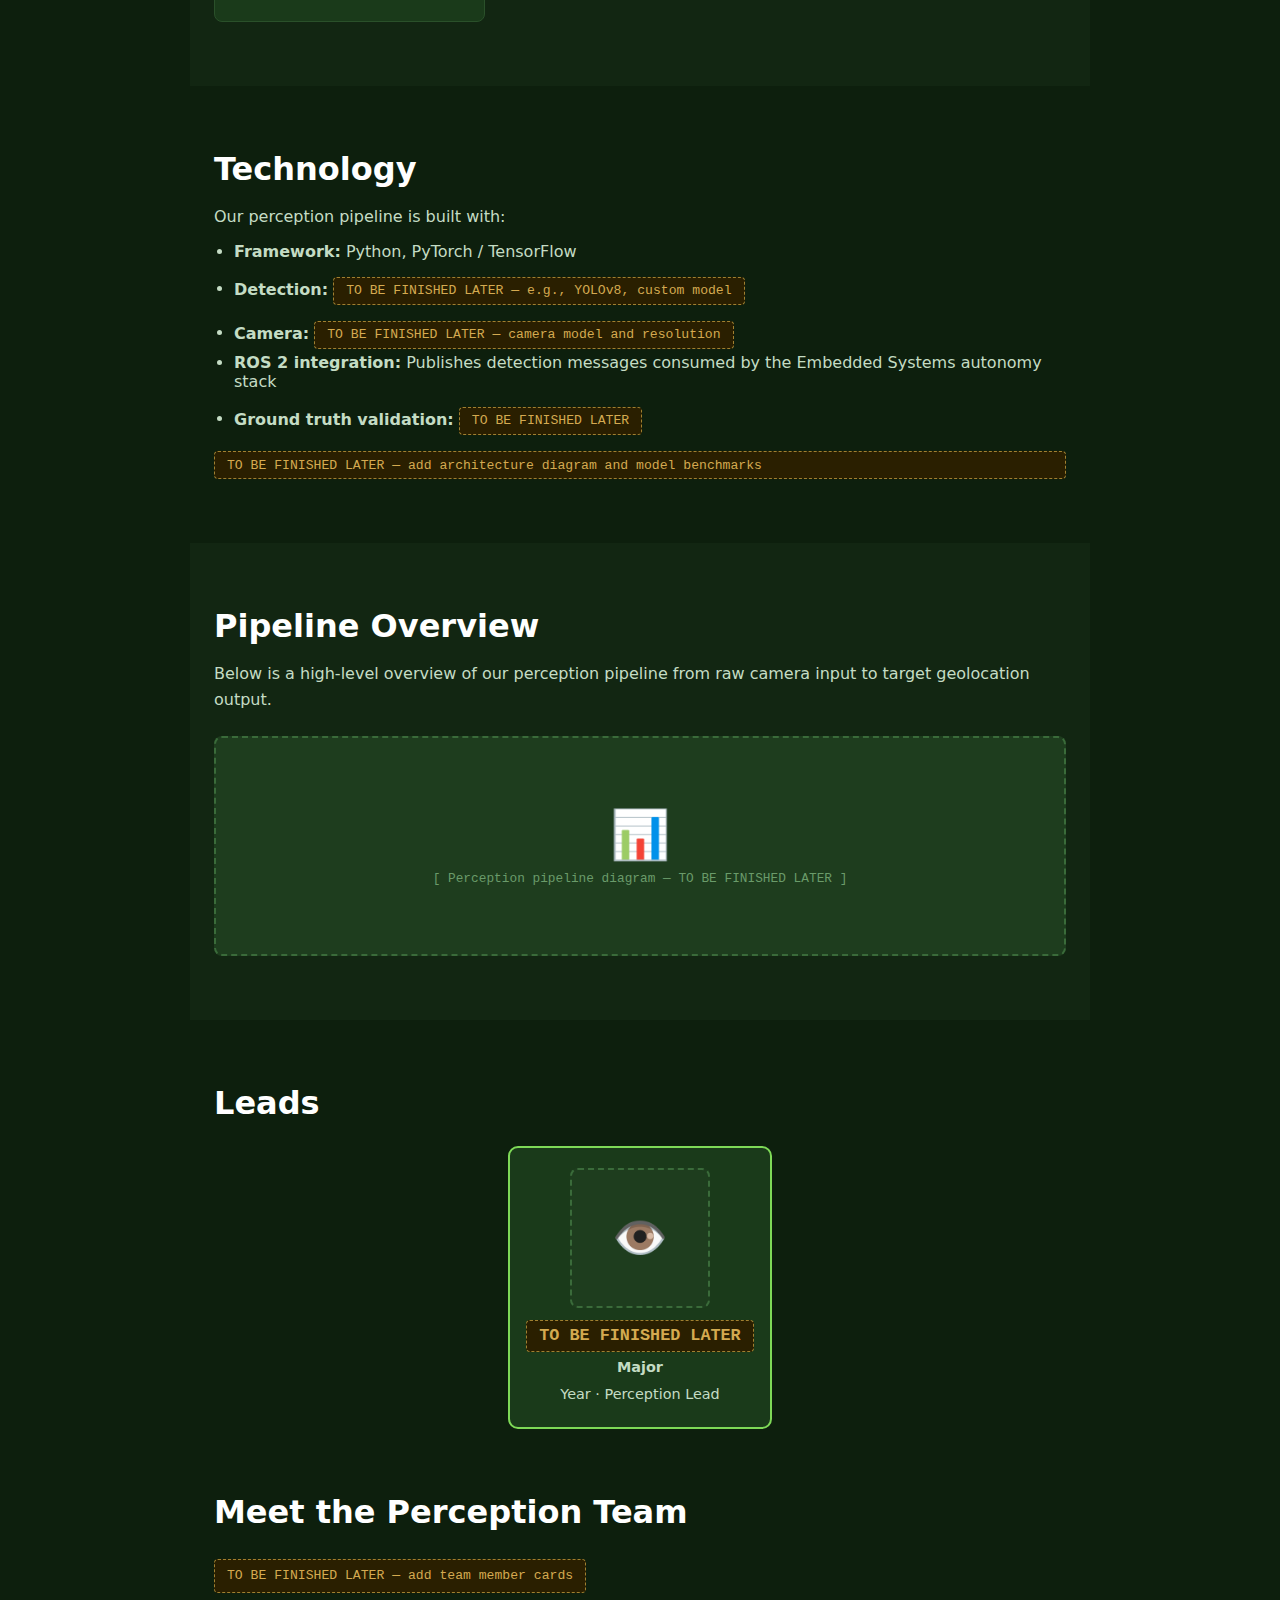
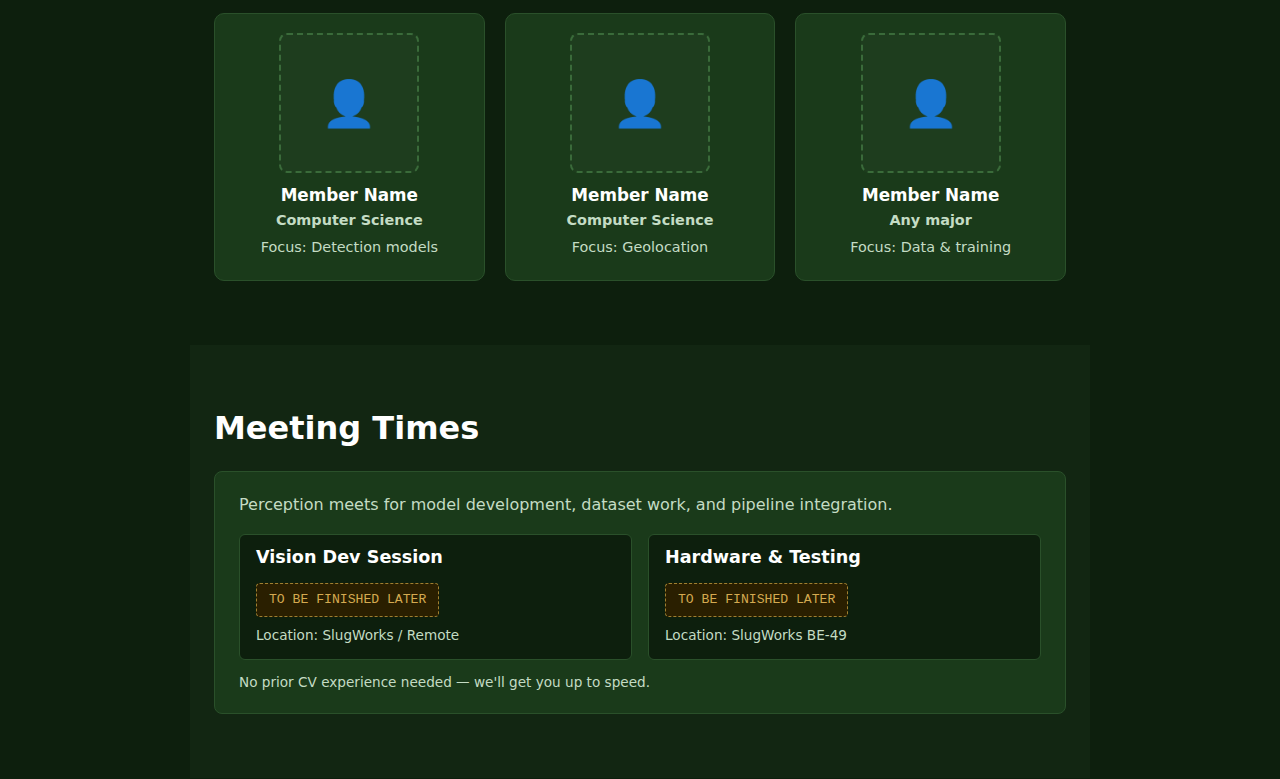
<file: perception.html>
<!DOCTYPE html>
<html lang="en">
<head>
  <meta charset="UTF-8" />
  <title>Slugbotics | SOMARS – Perception</title>
  <link rel="stylesheet" href="style.css" />
</head>
<body>

  <!-- Navbar -->
  <header class="navbar">
    <div class="nav-container">
      <div class="nav-logo">
        <span class="slug-icon">🚁</span>
        <span class="nav-title">Slugbotics | SOMARS</span>
      </div>

      <nav class="nav-links">
        <a href="index.html">Home</a>

        <div class="nav-item has-dropdown">
          <a href="team.html" class="nav-link-with-dropdown active">Team</a>
          <div class="dropdown">
            <a href="mechanical.html">Mechanical</a>
            <a href="embedded.html">Embedded Systems</a>
            <a href="perception.html">Perception</a>
            <a href="simulations.html">Simulations</a>
          </div>
        </div>

        <a href="sponsors.html">Sponsors</a>
        <a href="index.html#contact">Contact</a>
      </nav>

      <button class="nav-toggle" id="navToggle">☰</button>
    </div>
  </header>

  <!-- Hero -->
  <section class="hero">
    <div class="hero-emoji-bg">👁️</div>
    <div class="hero-overlay"></div>
    <div class="hero-content">
      <h1>Perception</h1>
      <p>Computer vision for autonomous navigation and real-time object detection from the air.</p>
    </div>
  </section>

  <!-- Who we are -->
  <section id="about" class="section-split">
    <div class="split-text">
      <h2>Who We Are</h2>
      <p>
        The Perception subteam gives the drone its "eyes." We develop the
        computer vision pipelines that let the drone see the world below,
        identify competition targets, and feed spatial information back to
        the autonomy stack.
      </p>
      <p>
        We work with onboard cameras, train detection models, and implement
        real-time inference pipelines that must run reliably at altitude
        while the drone is flying autonomously.
      </p>
    </div>
    <div class="split-image">
      <div class="split-emoji">
        📷
        <span class="emoji-label">[ Perception / camera feed screenshot — TO BE FINISHED LATER ]</span>
      </div>
    </div>
  </section>

  <!-- What we work on -->
  <section id="work" class="section alt">
    <h2>What We Work On</h2>
    <div class="card-grid" style="margin-top:1.25rem;">
      <div class="info-card">
        <h3>🎯 Target Detection &amp; Classification</h3>
        <p style="font-size:0.95rem; color:#c4dcc4; margin-top:0.35rem;">
          Training and deploying object detection models (e.g., YOLO-based) to
          locate and classify competition targets — shapes, letters, colors, and
          objects — from aerial imagery.
        </p>
      </div>
      <div class="info-card">
        <h3>🗺️ Geolocation</h3>
        <p style="font-size:0.95rem; color:#c4dcc4; margin-top:0.35rem;">
          Computing GPS coordinates of detected targets by combining camera
          geometry, drone pose (GPS + attitude), and ground-plane projection.
        </p>
      </div>
      <div class="info-card">
        <h3>🚧 Obstacle Avoidance Vision</h3>
        <p style="font-size:0.95rem; color:#c4dcc4; margin-top:0.35rem;">
          Detecting and localizing aerial obstacles (e.g., balloon obstacles in
          SUAS) using camera feeds so the autonomy stack can plan safe paths.
        </p>
        <span class="placeholder-note">TO BE FINISHED LATER — detail specific approach</span>
      </div>
      <div class="info-card">
        <h3>🔬 Dataset Collection &amp; Training</h3>
        <p style="font-size:0.95rem; color:#c4dcc4; margin-top:0.35rem;">
          Building labeled datasets of aerial imagery and training detection
          models. We use simulation renders and real field data to improve
          model robustness.
        </p>
      </div>
    </div>
  </section>

  <!-- Tech stack -->
  <section id="tech" class="section">
    <h2>Technology</h2>
    <p>Our perception pipeline is built with:</p>
    <ul class="skills-list" style="margin-top:0.75rem;">
      <li><strong>Framework:</strong> Python, PyTorch / TensorFlow</li>
      <li><strong>Detection:</strong> <span class="placeholder-note">TO BE FINISHED LATER — e.g., YOLOv8, custom model</span></li>
      <li><strong>Camera:</strong> <span class="placeholder-note">TO BE FINISHED LATER — camera model and resolution</span></li>
      <li><strong>ROS 2 integration:</strong> Publishes detection messages consumed by the Embedded Systems autonomy stack</li>
      <li><strong>Ground truth validation:</strong> <span class="placeholder-note">TO BE FINISHED LATER</span></li>
    </ul>
    <span class="placeholder-note" style="margin-top:1rem; display:block;">TO BE FINISHED LATER — add architecture diagram and model benchmarks</span>
  </section>

  <!-- Pipeline diagram placeholder -->
  <section id="pipeline" class="section alt">
    <h2>Pipeline Overview</h2>
    <p>Below is a high-level overview of our perception pipeline from raw camera input to target geolocation output.</p>
    <div class="stack-diagram-placeholder">
      📊
      <span class="emoji-label">[ Perception pipeline diagram — TO BE FINISHED LATER ]</span>
    </div>
  </section>

  <!-- Leads -->
  <section id="leads" class="section alt">
    <h2>Leads</h2>
    <div class="member-grid leads-grid">
      <div class="member-card lead-card">
        <div class="member-avatar-emoji">👁️</div>
        <h3 class="placeholder-note" style="display:block; margin:0 auto 0.25rem;">TO BE FINISHED LATER</h3>
        <p class="member-major">Major</p>
        <p class="member-role">Year · Perception Lead</p>
      </div>
    </div>
  </section>

  <!-- Members -->
  <section id="members" class="section">
    <h2>Meet the Perception Team</h2>
    <p><span class="placeholder-note">TO BE FINISHED LATER — add team member cards</span></p>
    <div class="member-grid" style="margin-top:1.25rem;">
      <div class="member-card">
        <div class="member-avatar-emoji">👤</div>
        <h3>Member Name</h3>
        <p class="member-major">Computer Science</p>
        <p class="member-role">Focus: Detection models</p>
      </div>
      <div class="member-card">
        <div class="member-avatar-emoji">👤</div>
        <h3>Member Name</h3>
        <p class="member-major">Computer Science</p>
        <p class="member-role">Focus: Geolocation</p>
      </div>
      <div class="member-card">
        <div class="member-avatar-emoji">👤</div>
        <h3>Member Name</h3>
        <p class="member-major">Any major</p>
        <p class="member-role">Focus: Data &amp; training</p>
      </div>
    </div>
  </section>

  <!-- Meetings -->
  <section id="meetings" class="section alt">
    <h2>Meeting Times</h2>
    <div class="info-card wide">
      <p>Perception meets for model development, dataset work, and pipeline integration.</p>
      <div class="meeting-grid">
        <div class="meeting-slot">
          <h3>Vision Dev Session</h3>
          <p><span class="placeholder-note">TO BE FINISHED LATER</span></p>
          <p class="card-meta">Location: SlugWorks / Remote</p>
        </div>
        <div class="meeting-slot">
          <h3>Hardware &amp; Testing</h3>
          <p><span class="placeholder-note">TO BE FINISHED LATER</span></p>
          <p class="card-meta">Location: SlugWorks BE-49</p>
        </div>
      </div>
      <p class="card-meta" style="margin-top:0.75rem;">
        No prior CV experience needed — we'll get you up to speed.
      </p>
    </div>
  </section>

  <script src="script.js"></script>
</body>
</html>
</file>
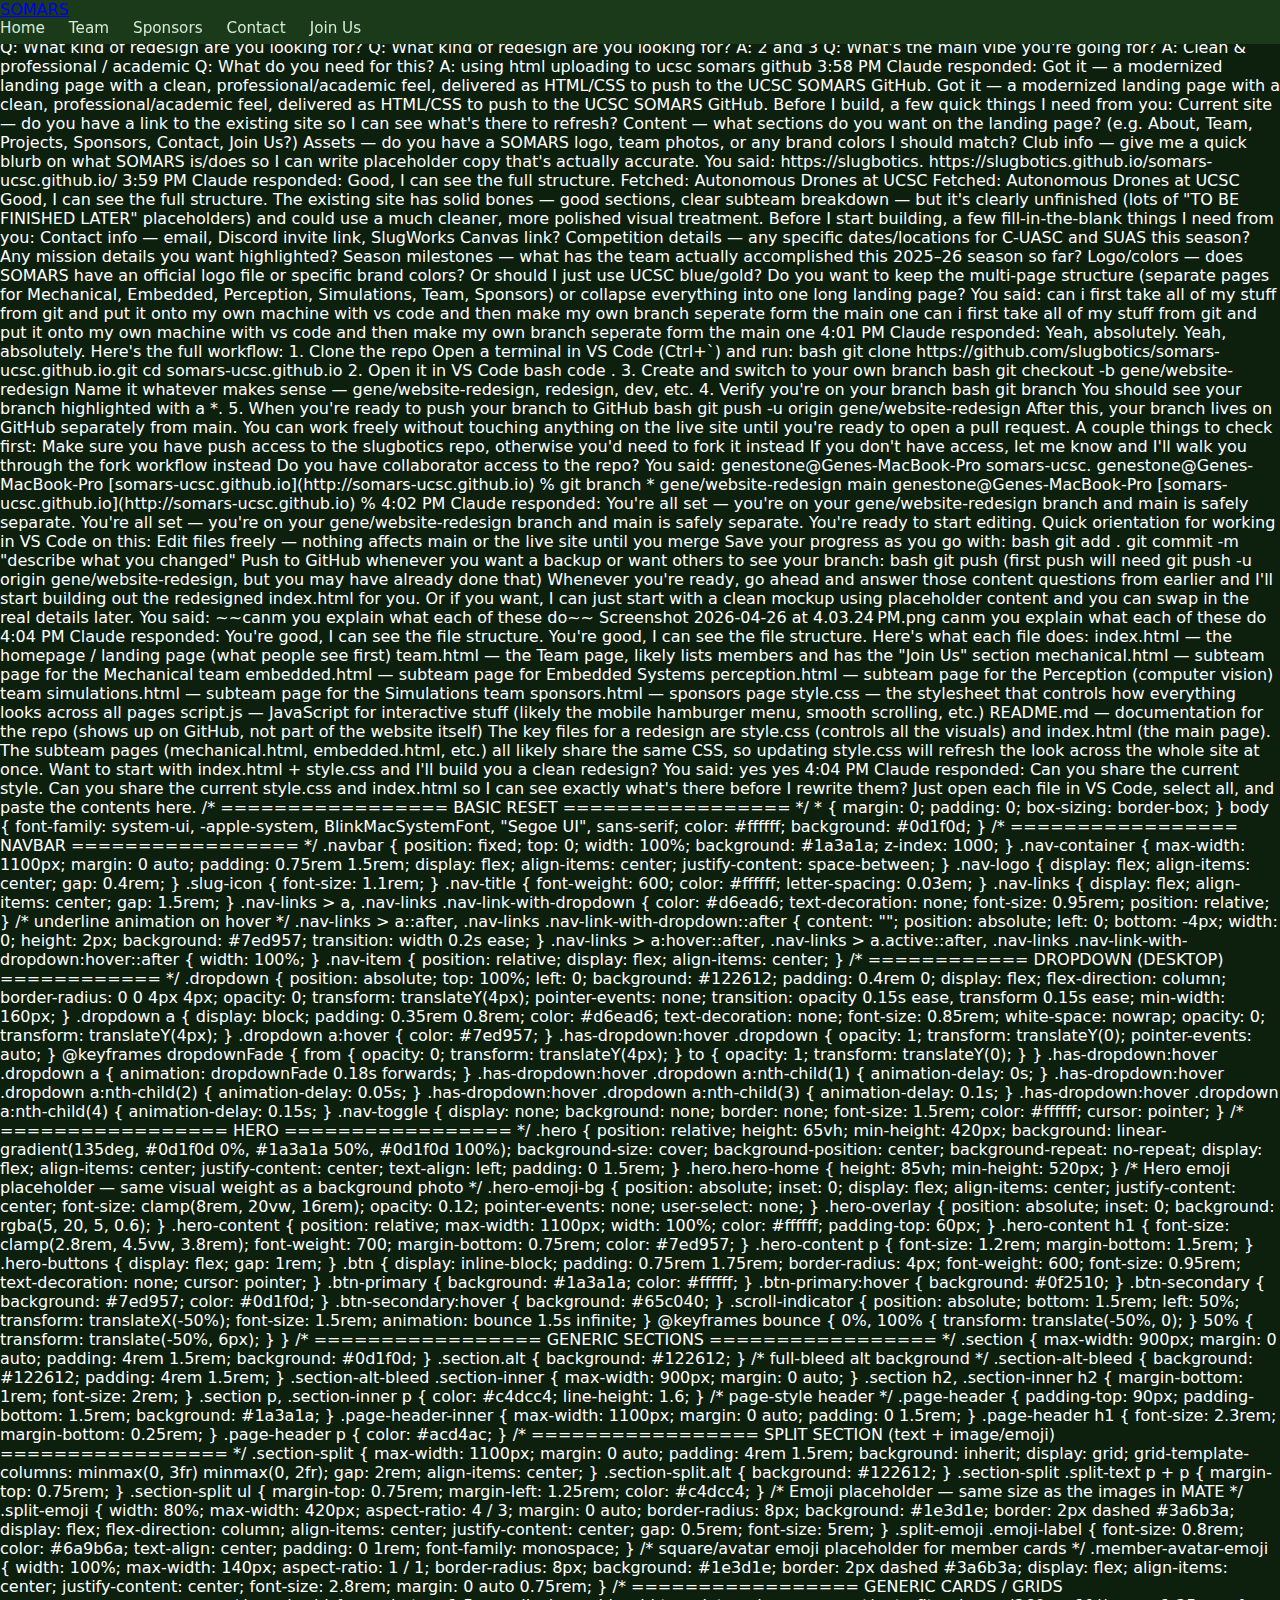
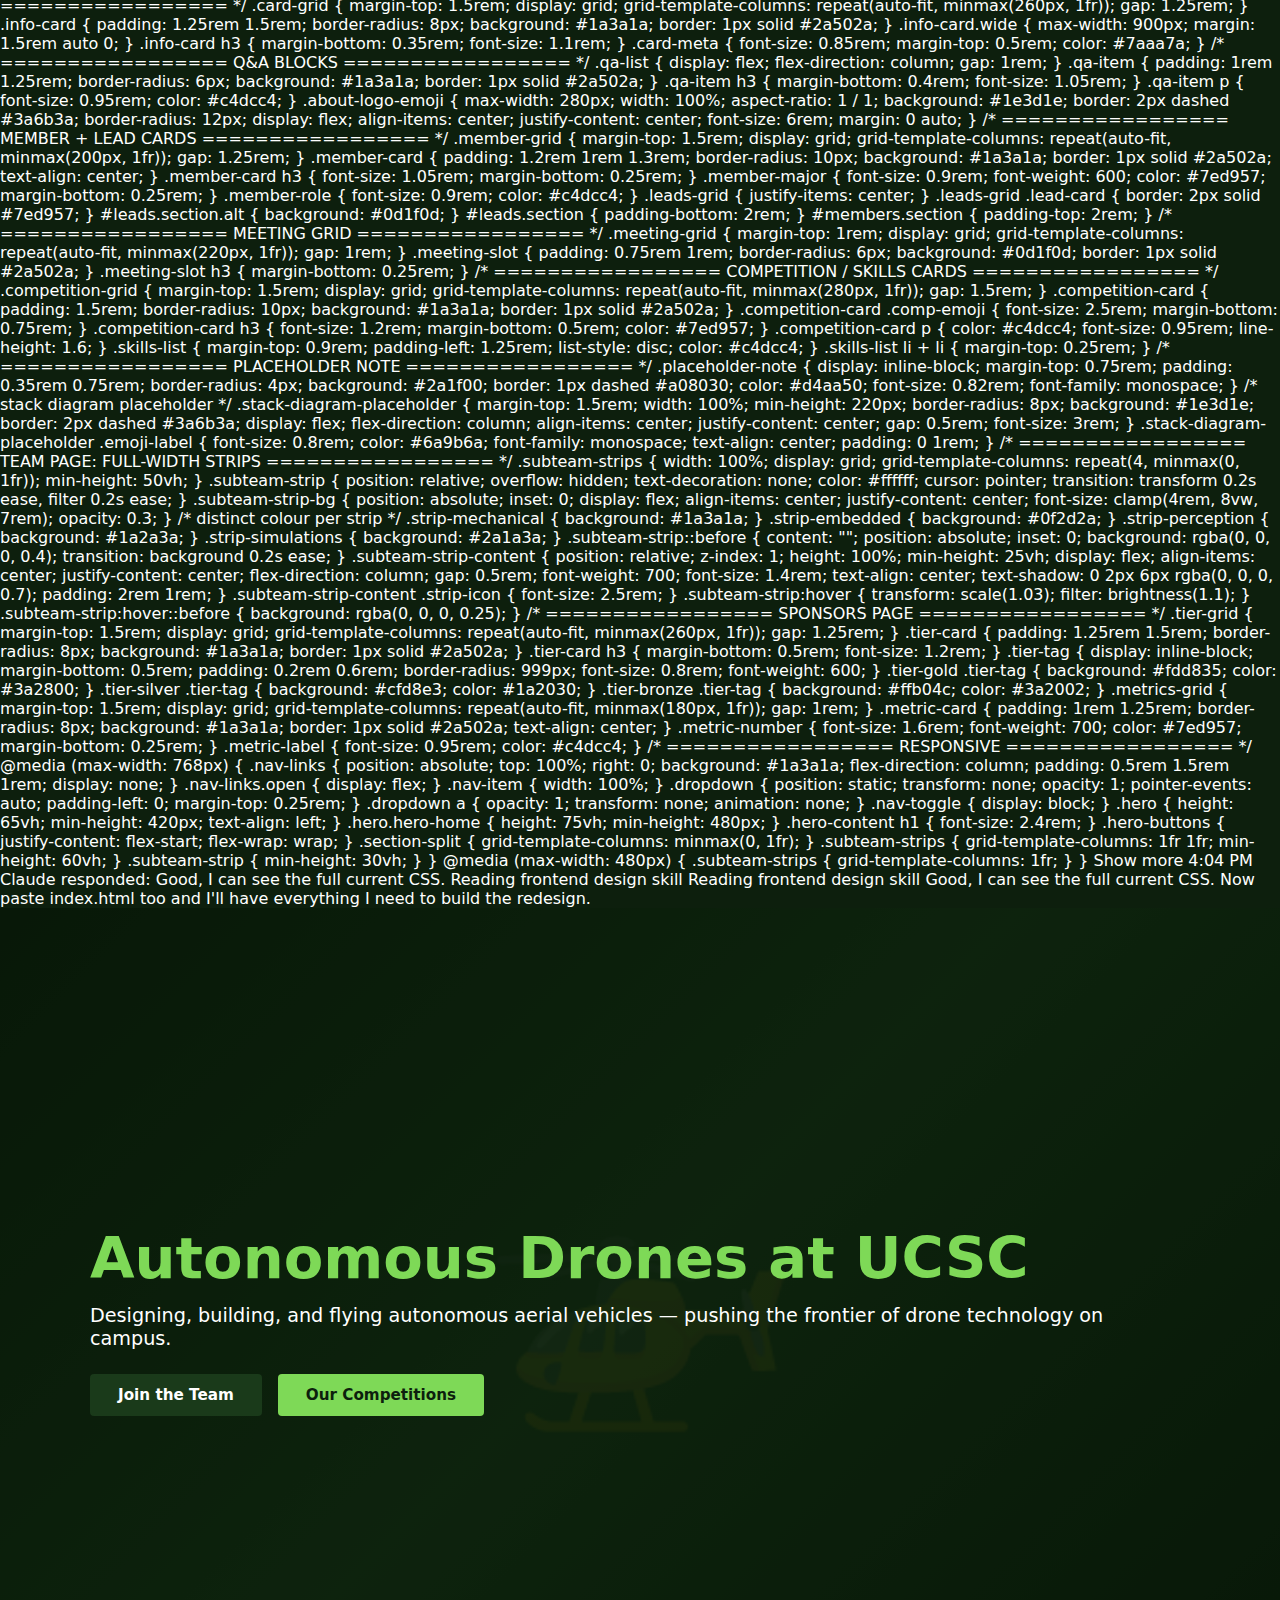
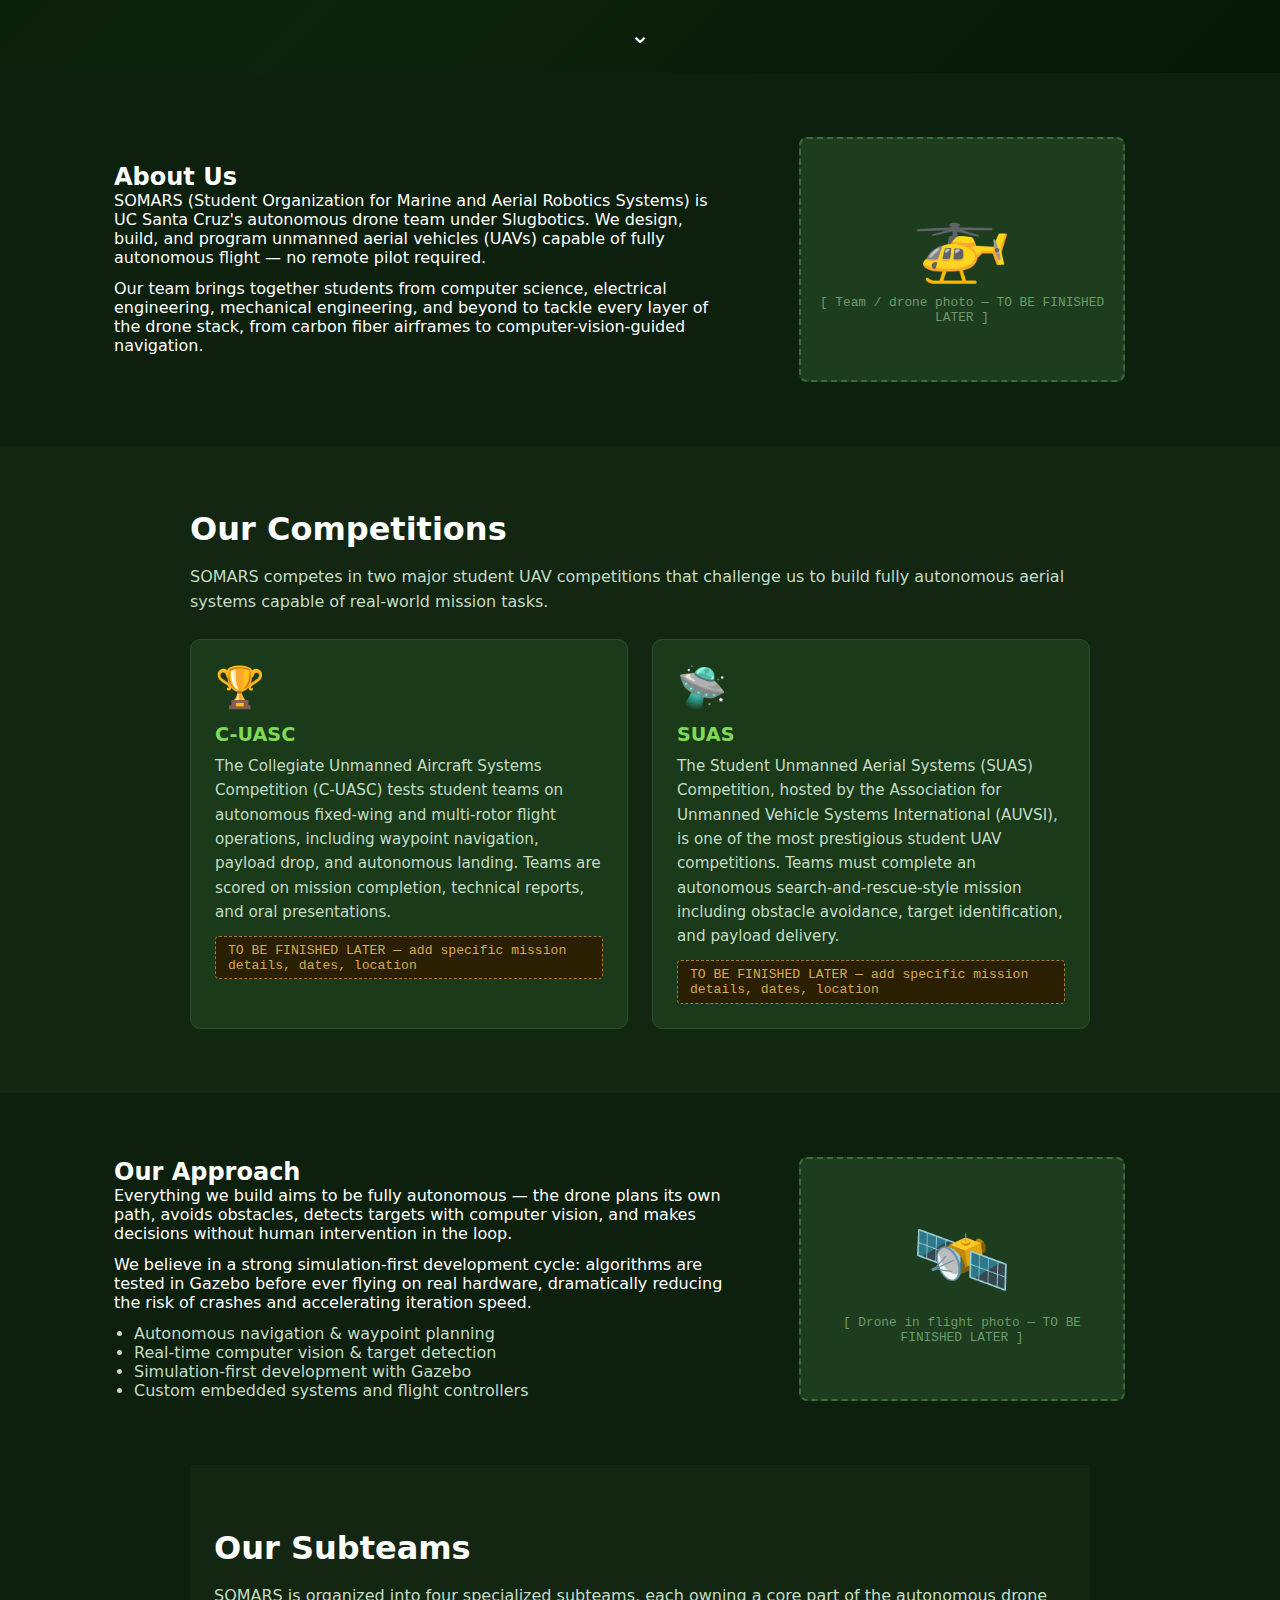
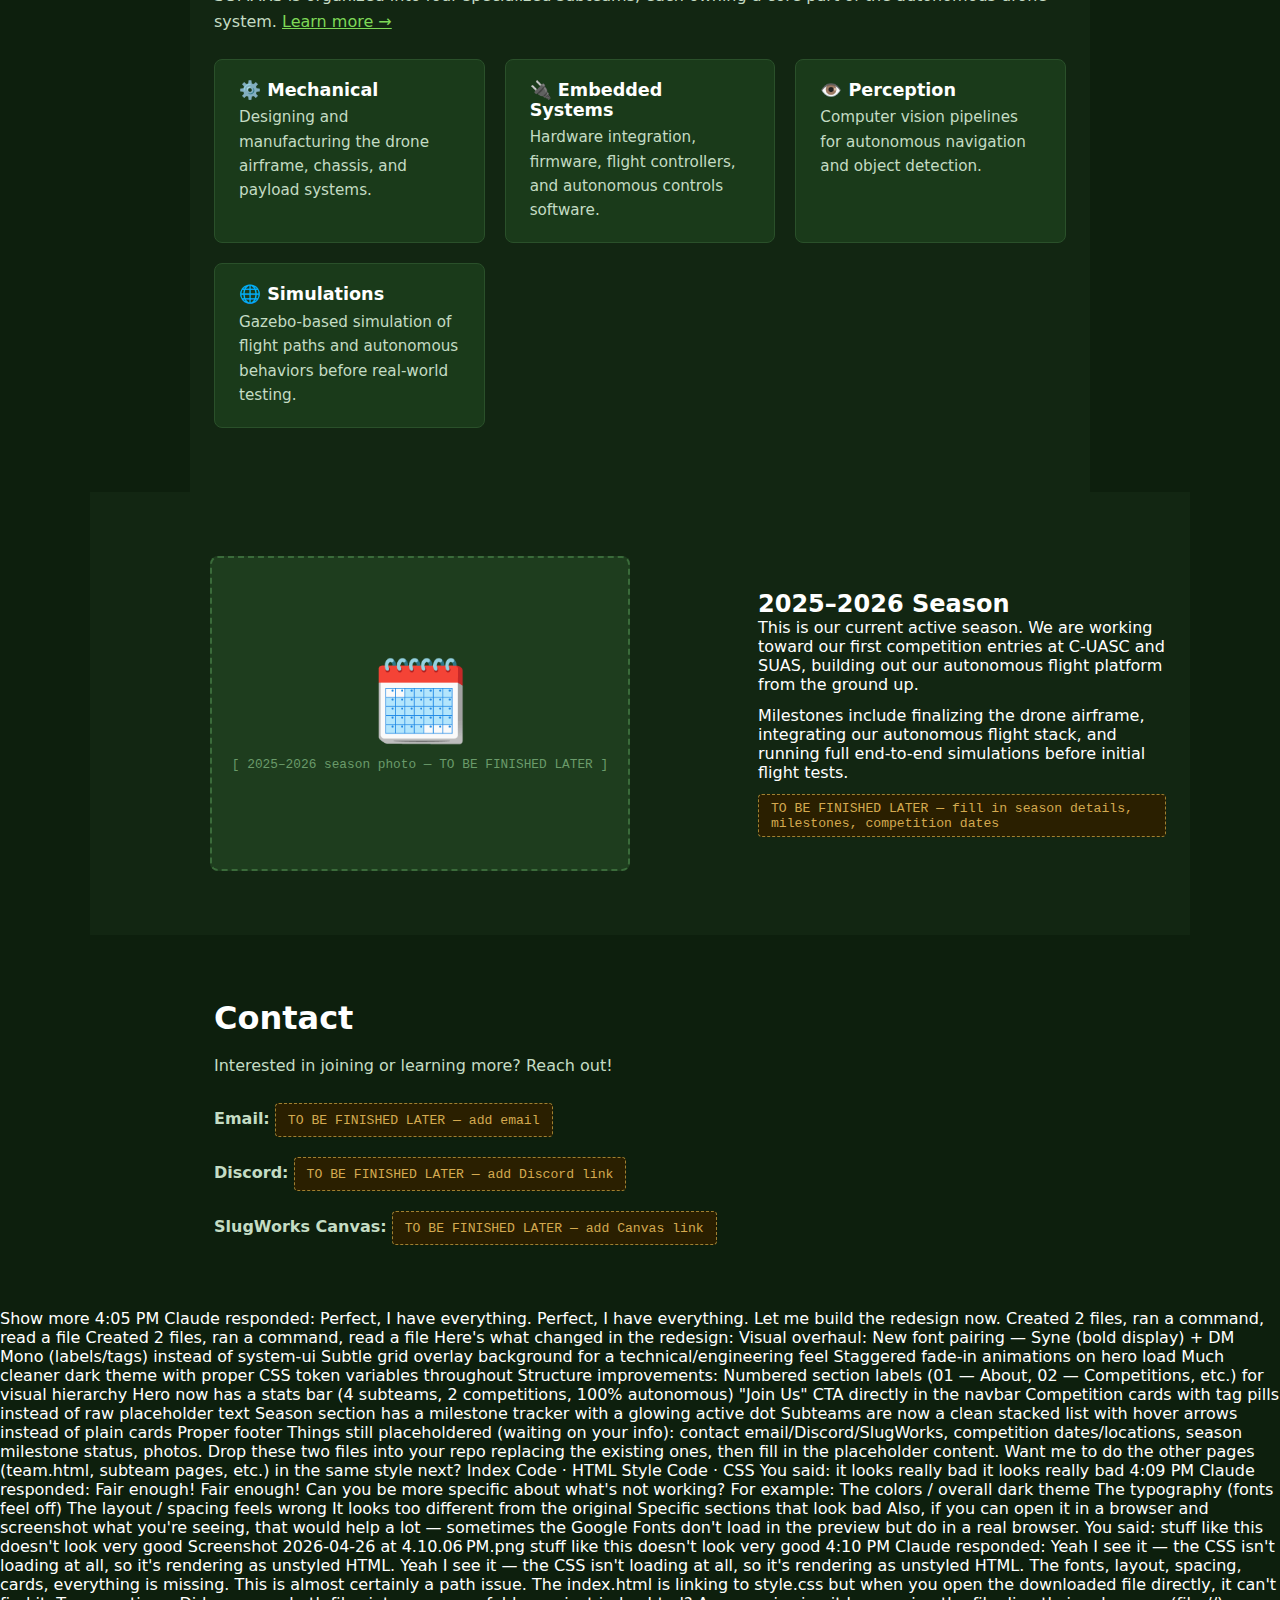
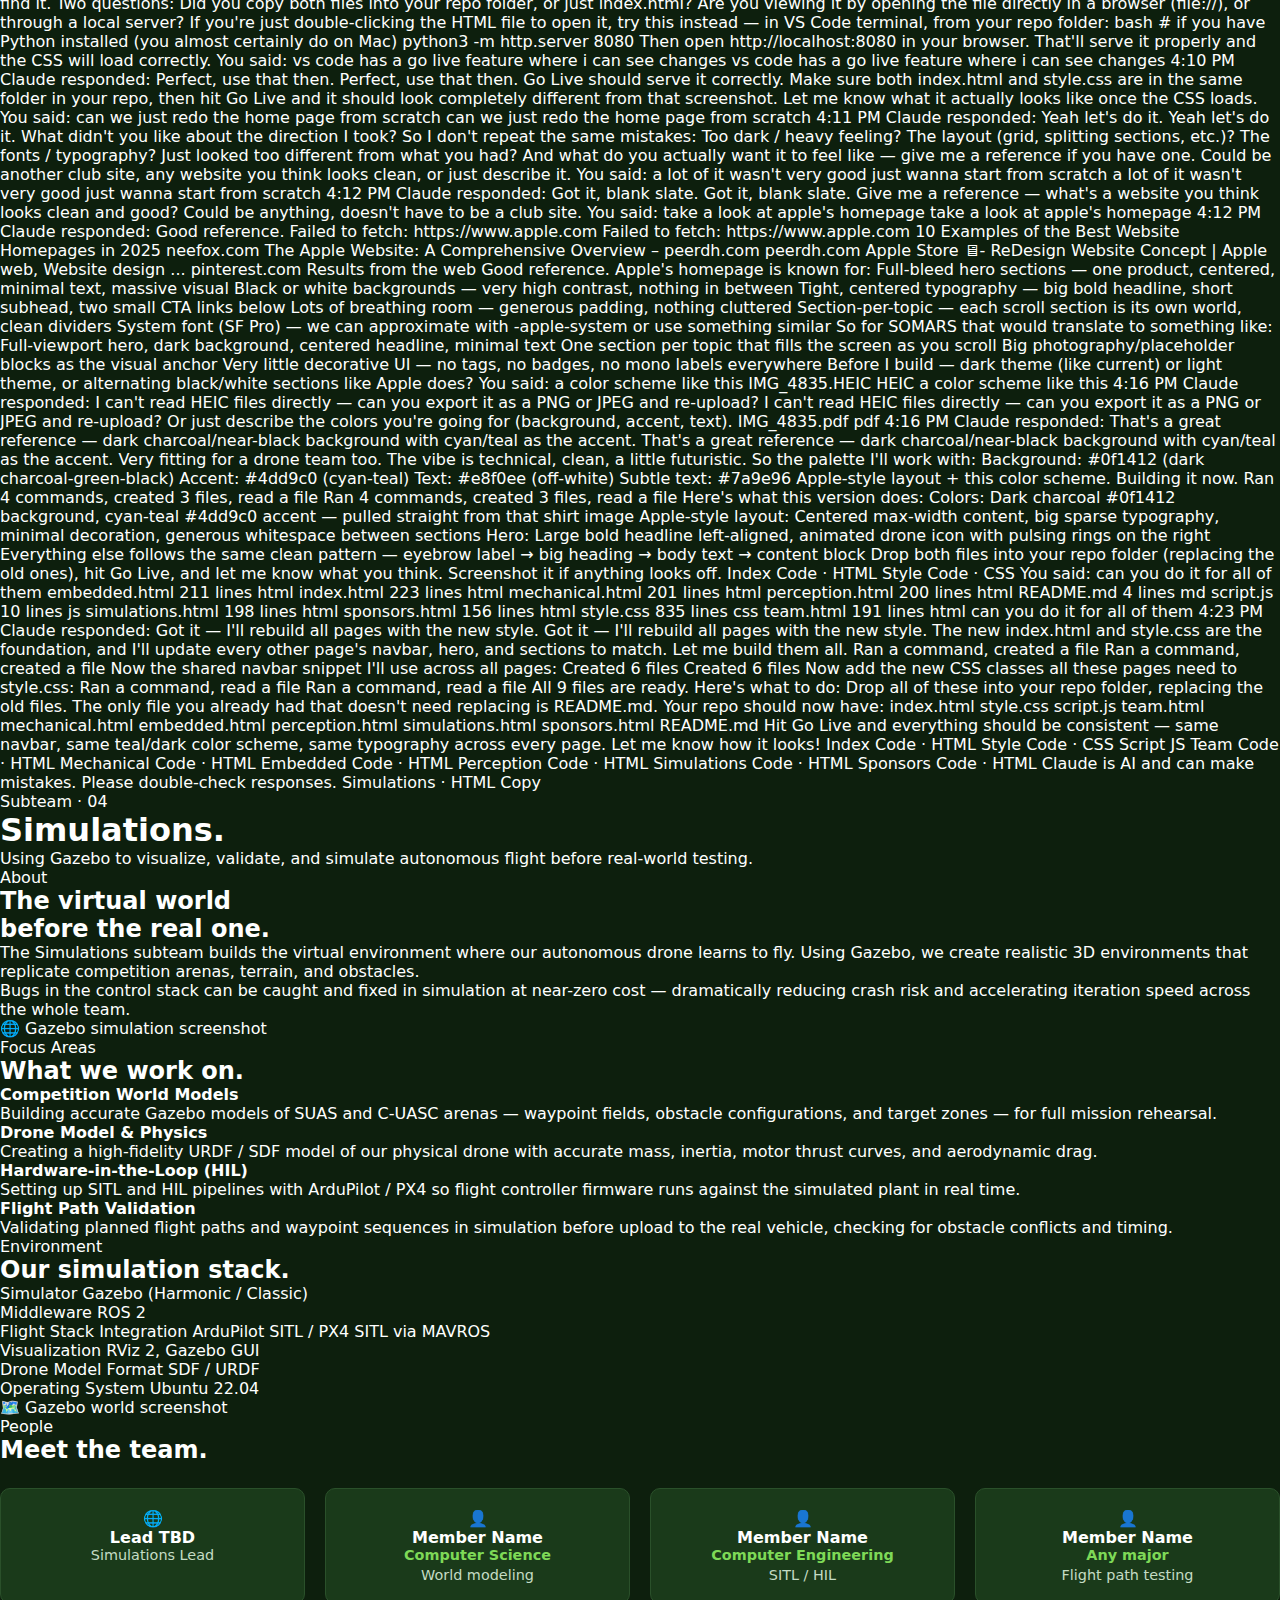
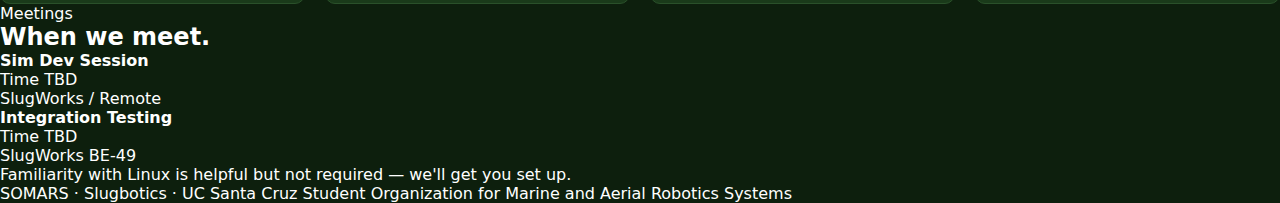
<file: simulations.html>
Claude finished the response
You said: need help redoing somars website
need help redoing somars website

3:58 PM
Claude responded: I'd love to help you redo the SOMARS website!
I'd love to help you redo the SOMARS website! Let me ask a few quick questions to get a sense of what you're going for.

You said: Q: What kind of redesign are you looking for?
Q: What kind of redesign are you looking for?
A: 2 and 3

Q: What's the main vibe you're going for?
A: Clean & professional / academic

Q: What do you need for this?
A: using html uploading to ucsc somars github

3:58 PM
Claude responded: Got it — a modernized landing page with a clean, professional/academic feel, delivered as HTML/CSS to push to the UCSC SOMARS GitHub.
Got it — a modernized landing page with a clean, professional/academic feel, delivered as HTML/CSS to push to the UCSC SOMARS GitHub. Before I build, a few quick things I need from you:

Current site — do you have a link to the existing site so I can see what's there to refresh?
Content — what sections do you want on the landing page? (e.g. About, Team, Projects, Sponsors, Contact, Join Us?)
Assets — do you have a SOMARS logo, team photos, or any brand colors I should match?
Club info — give me a quick blurb on what SOMARS is/does so I can write placeholder copy that's actually accurate.
You said: https://slugbotics.
https://slugbotics.github.io/somars-ucsc.github.io/

3:59 PM
Claude responded: Good, I can see the full structure.

Fetched: Autonomous Drones at UCSC
Fetched: Autonomous Drones at UCSC
Good, I can see the full structure. The existing site has solid bones — good sections, clear subteam breakdown — but it's clearly unfinished (lots of "TO BE FINISHED LATER" placeholders) and could use a much cleaner, more polished visual treatment.

Before I start building, a few fill-in-the-blank things I need from you:

Contact info — email, Discord invite link, SlugWorks Canvas link?
Competition details — any specific dates/locations for C-UASC and SUAS this season? Any mission details you want highlighted?
Season milestones — what has the team actually accomplished this 2025–26 season so far?
Logo/colors — does SOMARS have an official logo file or specific brand colors? Or should I just use UCSC blue/gold?
Do you want to keep the multi-page structure (separate pages for Mechanical, Embedded, Perception, Simulations, Team, Sponsors) or collapse everything into one long landing page?
You said: can i first take all of my stuff from git and put it onto my own machine with vs code and then make my own branch seperate form the main one
can i first take all of my stuff from git and put it onto my own machine with vs code and then make my own branch seperate form the main one

4:01 PM
Claude responded: Yeah, absolutely.
Yeah, absolutely. Here's the full workflow:

1. Clone the repo

Open a terminal in VS Code (Ctrl+`) and run:

bash
git clone https://github.com/slugbotics/somars-ucsc.github.io.git
cd somars-ucsc.github.io
2. Open it in VS Code

bash
code .
3. Create and switch to your own branch

bash
git checkout -b gene/website-redesign
Name it whatever makes sense — gene/website-redesign, redesign, dev, etc.

4. Verify you're on your branch

bash
git branch
You should see your branch highlighted with a *.

5. When you're ready to push your branch to GitHub

bash
git push -u origin gene/website-redesign
After this, your branch lives on GitHub separately from main. You can work freely without touching anything on the live site until you're ready to open a pull request.

A couple things to check first:

Make sure you have push access to the slugbotics repo, otherwise you'd need to fork it instead
If you don't have access, let me know and I'll walk you through the fork workflow instead
Do you have collaborator access to the repo?

You said: genestone@Genes-MacBook-Pro somars-ucsc.
genestone@Genes-MacBook-Pro [somars-ucsc.github.io](http://somars-ucsc.github.io) % git branch
* gene/website-redesign
  main
genestone@Genes-MacBook-Pro [somars-ucsc.github.io](http://somars-ucsc.github.io) %

4:02 PM
Claude responded: You're all set — you're on your gene/website-redesign branch and main is safely separate.
You're all set — you're on your gene/website-redesign branch and main is safely separate. You're ready to start editing.

Quick orientation for working in VS Code on this:

Edit files freely — nothing affects main or the live site until you merge
Save your progress as you go with:
bash
git add .
git commit -m "describe what you changed"
Push to GitHub whenever you want a backup or want others to see your branch:
bash
git push
(first push will need git push -u origin gene/website-redesign, but you may have already done that)

Whenever you're ready, go ahead and answer those content questions from earlier and I'll start building out the redesigned index.html for you. Or if you want, I can just start with a clean mockup using placeholder content and you can swap in the real details later.

You said: ~~canm you explain what each of these do~~
Screenshot 2026-04-26 at 4.03.24 PM.png
canm you explain what each of these do

4:04 PM
Claude responded: You're good, I can see the file structure.
You're good, I can see the file structure. Here's what each file does:

index.html — the homepage / landing page (what people see first)
team.html — the Team page, likely lists members and has the "Join Us" section
mechanical.html — subteam page for the Mechanical team
embedded.html — subteam page for Embedded Systems
perception.html — subteam page for the Perception (computer vision) team
simulations.html — subteam page for the Simulations team
sponsors.html — sponsors page
style.css — the stylesheet that controls how everything looks across all pages
script.js — JavaScript for interactive stuff (likely the mobile hamburger menu, smooth scrolling, etc.)
README.md — documentation for the repo (shows up on GitHub, not part of the website itself)
The key files for a redesign are style.css (controls all the visuals) and index.html (the main page). The subteam pages (mechanical.html, embedded.html, etc.) all likely share the same CSS, so updating style.css will refresh the look across the whole site at once.

Want to start with index.html + style.css and I'll build you a clean redesign?

You said: yes
yes

4:04 PM
Claude responded: Can you share the current style.
Can you share the current style.css and index.html so I can see exactly what's there before I rewrite them? Just open each file in VS Code, select all, and paste the contents here.

/* ================= BASIC RESET ================= */

* {
  margin: 0;
  padding: 0;
  box-sizing: border-box;
}

body {
  font-family: system-ui, -apple-system, BlinkMacSystemFont, "Segoe UI",
    sans-serif;
  color: #ffffff;
  background: #0d1f0d;
}

/* ================= NAVBAR ================= */

.navbar {
  position: fixed;
  top: 0;
  width: 100%;
  background: #1a3a1a;
  z-index: 1000;
}

.nav-container {
  max-width: 1100px;
  margin: 0 auto;
  padding: 0.75rem 1.5rem;
  display: flex;
  align-items: center;
  justify-content: space-between;
}

.nav-logo {
  display: flex;
  align-items: center;
  gap: 0.4rem;
}

.slug-icon {
  font-size: 1.1rem;
}

.nav-title {
  font-weight: 600;
  color: #ffffff;
  letter-spacing: 0.03em;
}

.nav-links {
  display: flex;
  align-items: center;
  gap: 1.5rem;
}

.nav-links > a,
.nav-links .nav-link-with-dropdown {
  color: #d6ead6;
  text-decoration: none;
  font-size: 0.95rem;
  position: relative;
}

/* underline animation on hover */
.nav-links > a::after,
.nav-links .nav-link-with-dropdown::after {
  content: "";
  position: absolute;
  left: 0;
  bottom: -4px;
  width: 0;
  height: 2px;
  background: #7ed957;
  transition: width 0.2s ease;
}

.nav-links > a:hover::after,
.nav-links > a.active::after,
.nav-links .nav-link-with-dropdown:hover::after {
  width: 100%;
}

.nav-item {
  position: relative;
  display: flex;
  align-items: center;
}

/* ============ DROPDOWN (DESKTOP) ============ */

.dropdown {
  position: absolute;
  top: 100%;
  left: 0;
  background: #122612;
  padding: 0.4rem 0;
  display: flex;
  flex-direction: column;
  border-radius: 0 0 4px 4px;
  opacity: 0;
  transform: translateY(4px);
  pointer-events: none;
  transition: opacity 0.15s ease, transform 0.15s ease;
  min-width: 160px;
}

.dropdown a {
  display: block;
  padding: 0.35rem 0.8rem;
  color: #d6ead6;
  text-decoration: none;
  font-size: 0.85rem;
  white-space: nowrap;
  opacity: 0;
  transform: translateY(4px);
}

.dropdown a:hover {
  color: #7ed957;
}

.has-dropdown:hover .dropdown {
  opacity: 1;
  transform: translateY(0);
  pointer-events: auto;
}

@keyframes dropdownFade {
  from {
    opacity: 0;
    transform: translateY(4px);
  }
  to {
    opacity: 1;
    transform: translateY(0);
  }
}

.has-dropdown:hover .dropdown a {
  animation: dropdownFade 0.18s forwards;
}

.has-dropdown:hover .dropdown a:nth-child(1) { animation-delay: 0s; }
.has-dropdown:hover .dropdown a:nth-child(2) { animation-delay: 0.05s; }
.has-dropdown:hover .dropdown a:nth-child(3) { animation-delay: 0.1s; }
.has-dropdown:hover .dropdown a:nth-child(4) { animation-delay: 0.15s; }

.nav-toggle {
  display: none;
  background: none;
  border: none;
  font-size: 1.5rem;
  color: #ffffff;
  cursor: pointer;
}

/* ================= HERO ================= */

.hero {
  position: relative;
  height: 65vh;
  min-height: 420px;
  background: linear-gradient(135deg, #0d1f0d 0%, #1a3a1a 50%, #0d1f0d 100%);
  background-size: cover;
  background-position: center;
  background-repeat: no-repeat;
  display: flex;
  align-items: center;
  justify-content: center;
  text-align: left;
  padding: 0 1.5rem;
}

.hero.hero-home {
  height: 85vh;
  min-height: 520px;
}

/* Hero emoji placeholder — same visual weight as a background photo */
.hero-emoji-bg {
  position: absolute;
  inset: 0;
  display: flex;
  align-items: center;
  justify-content: center;
  font-size: clamp(8rem, 20vw, 16rem);
  opacity: 0.12;
  pointer-events: none;
  user-select: none;
}

.hero-overlay {
  position: absolute;
  inset: 0;
  background: rgba(5, 20, 5, 0.6);
}

.hero-content {
  position: relative;
  max-width: 1100px;
  width: 100%;
  color: #ffffff;
  padding-top: 60px;
}

.hero-content h1 {
  font-size: clamp(2.8rem, 4.5vw, 3.8rem);
  font-weight: 700;
  margin-bottom: 0.75rem;
  color: #7ed957;
}

.hero-content p {
  font-size: 1.2rem;
  margin-bottom: 1.5rem;
}

.hero-buttons {
  display: flex;
  gap: 1rem;
}

.btn {
  display: inline-block;
  padding: 0.75rem 1.75rem;
  border-radius: 4px;
  font-weight: 600;
  font-size: 0.95rem;
  text-decoration: none;
  cursor: pointer;
}

.btn-primary {
  background: #1a3a1a;
  color: #ffffff;
}

.btn-primary:hover {
  background: #0f2510;
}

.btn-secondary {
  background: #7ed957;
  color: #0d1f0d;
}

.btn-secondary:hover {
  background: #65c040;
}

.scroll-indicator {
  position: absolute;
  bottom: 1.5rem;
  left: 50%;
  transform: translateX(-50%);
  font-size: 1.5rem;
  animation: bounce 1.5s infinite;
}

@keyframes bounce {
  0%,
  100% {
    transform: translate(-50%, 0);
  }
  50% {
    transform: translate(-50%, 6px);
  }
}

/* ================= GENERIC SECTIONS ================= */

.section {
  max-width: 900px;
  margin: 0 auto;
  padding: 4rem 1.5rem;
  background: #0d1f0d;
}

.section.alt {
  background: #122612;
}

/* full-bleed alt background */
.section-alt-bleed {
  background: #122612;
  padding: 4rem 1.5rem;
}

.section-alt-bleed .section-inner {
  max-width: 900px;
  margin: 0 auto;
}

.section h2,
.section-inner h2 {
  margin-bottom: 1rem;
  font-size: 2rem;
}

.section p,
.section-inner p {
  color: #c4dcc4;
  line-height: 1.6;
}

/* page-style header */
.page-header {
  padding-top: 90px;
  padding-bottom: 1.5rem;
  background: #1a3a1a;
}

.page-header-inner {
  max-width: 1100px;
  margin: 0 auto;
  padding: 0 1.5rem;
}

.page-header h1 {
  font-size: 2.3rem;
  margin-bottom: 0.25rem;
}

.page-header p {
  color: #acd4ac;
}

/* ================= SPLIT SECTION (text + image/emoji) ================= */

.section-split {
  max-width: 1100px;
  margin: 0 auto;
  padding: 4rem 1.5rem;
  background: inherit;
  display: grid;
  grid-template-columns: minmax(0, 3fr) minmax(0, 2fr);
  gap: 2rem;
  align-items: center;
}

.section-split.alt {
  background: #122612;
}

.section-split .split-text p + p {
  margin-top: 0.75rem;
}

.section-split ul {
  margin-top: 0.75rem;
  margin-left: 1.25rem;
  color: #c4dcc4;
}

/* Emoji placeholder — same size as the images in MATE */
.split-emoji {
  width: 80%;
  max-width: 420px;
  aspect-ratio: 4 / 3;
  margin: 0 auto;
  border-radius: 8px;
  background: #1e3d1e;
  border: 2px dashed #3a6b3a;
  display: flex;
  flex-direction: column;
  align-items: center;
  justify-content: center;
  gap: 0.5rem;
  font-size: 5rem;
}

.split-emoji .emoji-label {
  font-size: 0.8rem;
  color: #6a9b6a;
  text-align: center;
  padding: 0 1rem;
  font-family: monospace;
}

/* square/avatar emoji placeholder for member cards */
.member-avatar-emoji {
  width: 100%;
  max-width: 140px;
  aspect-ratio: 1 / 1;
  border-radius: 8px;
  background: #1e3d1e;
  border: 2px dashed #3a6b3a;
  display: flex;
  align-items: center;
  justify-content: center;
  font-size: 2.8rem;
  margin: 0 auto 0.75rem;
}

/* ================= GENERIC CARDS / GRIDS ================= */

.card-grid {
  margin-top: 1.5rem;
  display: grid;
  grid-template-columns: repeat(auto-fit, minmax(260px, 1fr));
  gap: 1.25rem;
}

.info-card {
  padding: 1.25rem 1.5rem;
  border-radius: 8px;
  background: #1a3a1a;
  border: 1px solid #2a502a;
}

.info-card.wide {
  max-width: 900px;
  margin: 1.5rem auto 0;
}

.info-card h3 {
  margin-bottom: 0.35rem;
  font-size: 1.1rem;
}

.card-meta {
  font-size: 0.85rem;
  margin-top: 0.5rem;
  color: #7aaa7a;
}

/* ================= Q&A BLOCKS ================= */

.qa-list {
  display: flex;
  flex-direction: column;
  gap: 1rem;
}

.qa-item {
  padding: 1rem 1.25rem;
  border-radius: 6px;
  background: #1a3a1a;
  border: 1px solid #2a502a;
}

.qa-item h3 {
  margin-bottom: 0.4rem;
  font-size: 1.05rem;
}

.qa-item p {
  font-size: 0.95rem;
  color: #c4dcc4;
}

.about-logo-emoji {
  max-width: 280px;
  width: 100%;
  aspect-ratio: 1 / 1;
  background: #1e3d1e;
  border: 2px dashed #3a6b3a;
  border-radius: 12px;
  display: flex;
  align-items: center;
  justify-content: center;
  font-size: 6rem;
  margin: 0 auto;
}

/* ================= MEMBER + LEAD CARDS ================= */

.member-grid {
  margin-top: 1.5rem;
  display: grid;
  grid-template-columns: repeat(auto-fit, minmax(200px, 1fr));
  gap: 1.25rem;
}

.member-card {
  padding: 1.2rem 1rem 1.3rem;
  border-radius: 10px;
  background: #1a3a1a;
  border: 1px solid #2a502a;
  text-align: center;
}

.member-card h3 {
  font-size: 1.05rem;
  margin-bottom: 0.25rem;
}

.member-major {
  font-size: 0.9rem;
  font-weight: 600;
  color: #7ed957;
  margin-bottom: 0.25rem;
}

.member-role {
  font-size: 0.9rem;
  color: #c4dcc4;
}

.leads-grid {
  justify-items: center;
}

.leads-grid .lead-card {
  border: 2px solid #7ed957;
}

#leads.section.alt {
  background: #0d1f0d;
}

#leads.section {
  padding-bottom: 2rem;
}

#members.section {
  padding-top: 2rem;
}

/* ================= MEETING GRID ================= */

.meeting-grid {
  margin-top: 1rem;
  display: grid;
  grid-template-columns: repeat(auto-fit, minmax(220px, 1fr));
  gap: 1rem;
}

.meeting-slot {
  padding: 0.75rem 1rem;
  border-radius: 6px;
  background: #0d1f0d;
  border: 1px solid #2a502a;
}

.meeting-slot h3 {
  margin-bottom: 0.25rem;
}

/* ================= COMPETITION / SKILLS CARDS ================= */

.competition-grid {
  margin-top: 1.5rem;
  display: grid;
  grid-template-columns: repeat(auto-fit, minmax(280px, 1fr));
  gap: 1.5rem;
}

.competition-card {
  padding: 1.5rem;
  border-radius: 10px;
  background: #1a3a1a;
  border: 1px solid #2a502a;
}

.competition-card .comp-emoji {
  font-size: 2.5rem;
  margin-bottom: 0.75rem;
}

.competition-card h3 {
  font-size: 1.2rem;
  margin-bottom: 0.5rem;
  color: #7ed957;
}

.competition-card p {
  color: #c4dcc4;
  font-size: 0.95rem;
  line-height: 1.6;
}

.skills-list {
  margin-top: 0.9rem;
  padding-left: 1.25rem;
  list-style: disc;
  color: #c4dcc4;
}

.skills-list li + li {
  margin-top: 0.25rem;
}

/* ================= PLACEHOLDER NOTE ================= */

.placeholder-note {
  display: inline-block;
  margin-top: 0.75rem;
  padding: 0.35rem 0.75rem;
  border-radius: 4px;
  background: #2a1f00;
  border: 1px dashed #a08030;
  color: #d4aa50;
  font-size: 0.82rem;
  font-family: monospace;
}

/* stack diagram placeholder */
.stack-diagram-placeholder {
  margin-top: 1.5rem;
  width: 100%;
  min-height: 220px;
  border-radius: 8px;
  background: #1e3d1e;
  border: 2px dashed #3a6b3a;
  display: flex;
  flex-direction: column;
  align-items: center;
  justify-content: center;
  gap: 0.5rem;
  font-size: 3rem;
}

.stack-diagram-placeholder .emoji-label {
  font-size: 0.8rem;
  color: #6a9b6a;
  font-family: monospace;
  text-align: center;
  padding: 0 1rem;
}

/* ================= TEAM PAGE: FULL-WIDTH STRIPS ================= */

.subteam-strips {
  width: 100%;
  display: grid;
  grid-template-columns: repeat(4, minmax(0, 1fr));
  min-height: 50vh;
}

.subteam-strip {
  position: relative;
  overflow: hidden;
  text-decoration: none;
  color: #ffffff;
  cursor: pointer;
  transition: transform 0.2s ease, filter 0.2s ease;
}

.subteam-strip-bg {
  position: absolute;
  inset: 0;
  display: flex;
  align-items: center;
  justify-content: center;
  font-size: clamp(4rem, 8vw, 7rem);
  opacity: 0.3;
}

/* distinct colour per strip */
.strip-mechanical  { background: #1a3a1a; }
.strip-embedded    { background: #0f2d2a; }
.strip-perception  { background: #1a2a3a; }
.strip-simulations { background: #2a1a3a; }

.subteam-strip::before {
  content: "";
  position: absolute;
  inset: 0;
  background: rgba(0, 0, 0, 0.4);
  transition: background 0.2s ease;
}

.subteam-strip-content {
  position: relative;
  z-index: 1;
  height: 100%;
  min-height: 25vh;
  display: flex;
  align-items: center;
  justify-content: center;
  flex-direction: column;
  gap: 0.5rem;
  font-weight: 700;
  font-size: 1.4rem;
  text-align: center;
  text-shadow: 0 2px 6px rgba(0, 0, 0, 0.7);
  padding: 2rem 1rem;
}

.subteam-strip-content .strip-icon {
  font-size: 2.5rem;
}

.subteam-strip:hover {
  transform: scale(1.03);
  filter: brightness(1.1);
}

.subteam-strip:hover::before {
  background: rgba(0, 0, 0, 0.25);
}

/* ================= SPONSORS PAGE ================= */

.tier-grid {
  margin-top: 1.5rem;
  display: grid;
  grid-template-columns: repeat(auto-fit, minmax(260px, 1fr));
  gap: 1.25rem;
}

.tier-card {
  padding: 1.25rem 1.5rem;
  border-radius: 8px;
  background: #1a3a1a;
  border: 1px solid #2a502a;
}

.tier-card h3 {
  margin-bottom: 0.5rem;
  font-size: 1.2rem;
}

.tier-tag {
  display: inline-block;
  margin-bottom: 0.5rem;
  padding: 0.2rem 0.6rem;
  border-radius: 999px;
  font-size: 0.8rem;
  font-weight: 600;
}

.tier-gold .tier-tag    { background: #fdd835; color: #3a2800; }
.tier-silver .tier-tag  { background: #cfd8e3; color: #1a2030; }
.tier-bronze .tier-tag  { background: #ffb04c; color: #3a2002; }

.metrics-grid {
  margin-top: 1.5rem;
  display: grid;
  grid-template-columns: repeat(auto-fit, minmax(180px, 1fr));
  gap: 1rem;
}

.metric-card {
  padding: 1rem 1.25rem;
  border-radius: 8px;
  background: #1a3a1a;
  border: 1px solid #2a502a;
  text-align: center;
}

.metric-number {
  font-size: 1.6rem;
  font-weight: 700;
  color: #7ed957;
  margin-bottom: 0.25rem;
}

.metric-label {
  font-size: 0.95rem;
  color: #c4dcc4;
}

/* ================= RESPONSIVE ================= */

@media (max-width: 768px) {
  .nav-links {
    position: absolute;
    top: 100%;
    right: 0;
    background: #1a3a1a;
    flex-direction: column;
    padding: 0.5rem 1.5rem 1rem;
    display: none;
  }

  .nav-links.open {
    display: flex;
  }

  .nav-item {
    width: 100%;
  }

  .dropdown {
    position: static;
    transform: none;
    opacity: 1;
    pointer-events: auto;
    padding-left: 0;
    margin-top: 0.25rem;
  }

  .dropdown a {
    opacity: 1;
    transform: none;
    animation: none;
  }

  .nav-toggle {
    display: block;
  }

  .hero {
    height: 65vh;
    min-height: 420px;
    text-align: left;
  }

  .hero.hero-home {
    height: 75vh;
    min-height: 480px;
  }

  .hero-content h1 {
    font-size: 2.4rem;
  }

  .hero-buttons {
    justify-content: flex-start;
    flex-wrap: wrap;
  }

  .section-split {
    grid-template-columns: minmax(0, 1fr);
  }

  .subteam-strips {
    grid-template-columns: 1fr 1fr;
    min-height: 60vh;
  }

  .subteam-strip {
    min-height: 30vh;
  }
}

@media (max-width: 480px) {
  .subteam-strips {
    grid-template-columns: 1fr;
  }
}
Show more
4:04 PM
Claude responded: Good, I can see the full current CSS.

Reading frontend design skill
Reading frontend design skill
Good, I can see the full current CSS. Now paste index.html too and I'll have everything I need to build the redesign.

<!DOCTYPE html>
<html lang="en">
<head>
  <meta charset="UTF-8" />
  <title>Slugbotics | SOMARS</title>
  <link rel="stylesheet" href="style.css" />
</head>
<body>

  <!-- Navbar -->
  <header class="navbar">
    <div class="nav-container">
      <div class="nav-logo">
        <span class="slug-icon">🚁</span>
        <span class="nav-title">Slugbotics | SOMARS</span>
      </div>

      <nav class="nav-links">
        <a href="index.html" class="active">Home</a>

        <div class="nav-item has-dropdown">
          <a href="team.html" class="nav-link-with-dropdown">Team</a>
          <div class="dropdown">
            <a href="mechanical.html">Mechanical</a>
            <a href="embedded.html">Embedded Systems</a>
            <a href="perception.html">Perception</a>
            <a href="simulations.html">Simulations</a>
          </div>
        </div>

        <a href="sponsors.html">Sponsors</a>
        <a href="#contact">Contact</a>
      </nav>

      <button class="nav-toggle" id="navToggle">☰</button>
    </div>
  </header>

  <!-- Hero -->
  <section id="home" class="hero hero-home">
    <div class="hero-emoji-bg">🚁</div>
    <div class="hero-overlay"></div>
    <div class="hero-content">
      <h1>Autonomous Drones at UCSC</h1>
      <p>Designing, building, and flying autonomous aerial vehicles — pushing the frontier of drone technology on campus.</p>
      <div class="hero-buttons">
        <a href="team.html#join" class="btn btn-primary">Join the Team</a>
        <a href="#competitions" class="btn btn-secondary">Our Competitions</a>
      </div>
    </div>
    <div class="scroll-indicator"><span>⌄</span></div>
  </section>

  <!-- About Us -->
  <section id="about" class="section-split">
    <div class="split-text">
      <h2>About Us</h2>
      <p>
        SOMARS (Student Organization for Marine and Aerial Robotics Systems) is UC Santa Cruz's
        autonomous drone team under Slugbotics. We design, build, and program
        unmanned aerial vehicles (UAVs) capable of fully autonomous flight — no
        remote pilot required.
      </p>
      <p>
        Our team brings together students from computer science, electrical engineering,
        mechanical engineering, and beyond to tackle every layer of the drone stack,
        from carbon fiber airframes to computer-vision-guided navigation.
      </p>
    </div>
    <div class="split-image">
      <div class="split-emoji">
        🚁
        <span class="emoji-label">[ Team / drone photo — TO BE FINISHED LATER ]</span>
      </div>
    </div>
  </section>

  <!-- Competitions -->
  <section id="competitions" class="section-alt-bleed">
    <div class="section-inner">
      <h2>Our Competitions</h2>
      <p>
        SOMARS competes in two major student UAV competitions that challenge us
        to build fully autonomous aerial systems capable of real-world mission tasks.
      </p>

      <div class="competition-grid" style="margin-top:1.5rem;">

        <div class="competition-card">
          <div class="comp-emoji">🏆</div>
          <h3>C-UASC</h3>
          <p>
            The Collegiate Unmanned Aircraft Systems Competition (C-UASC) tests
            student teams on autonomous fixed-wing and multi-rotor flight operations,
            including waypoint navigation, payload drop, and autonomous landing.
            Teams are scored on mission completion, technical reports, and oral
            presentations.
          </p>
          <span class="placeholder-note">TO BE FINISHED LATER — add specific mission details, dates, location</span>
        </div>

        <div class="competition-card">
          <div class="comp-emoji">🛸</div>
          <h3>SUAS</h3>
          <p>
            The Student Unmanned Aerial Systems (SUAS) Competition, hosted by
            the Association for Unmanned Vehicle Systems International (AUVSI),
            is one of the most prestigious student UAV competitions. Teams must
            complete an autonomous search-and-rescue-style mission including
            obstacle avoidance, target identification, and payload delivery.
          </p>
          <span class="placeholder-note">TO BE FINISHED LATER — add specific mission details, dates, location</span>
        </div>

      </div>
    </div>
  </section>

  <!-- What makes us different -->
  <section id="approach" class="section-split">
    <div class="split-text">
      <h2>Our Approach</h2>
      <p>
        Everything we build aims to be fully autonomous — the drone plans its own
        path, avoids obstacles, detects targets with computer vision, and makes
        decisions without human intervention in the loop.
      </p>
      <p>
        We believe in a strong simulation-first development cycle: algorithms are
        tested in Gazebo before ever flying on real hardware, dramatically reducing
        the risk of crashes and accelerating iteration speed.
      </p>
      <ul>
        <li>Autonomous navigation & waypoint planning</li>
        <li>Real-time computer vision & target detection</li>
        <li>Simulation-first development with Gazebo</li>
        <li>Custom embedded systems and flight controllers</li>
      </ul>
    </div>
    <div class="split-image">
      <div class="split-emoji">
        🛰️
        <span class="emoji-label">[ Drone in flight photo — TO BE FINISHED LATER ]</span>
      </div>
    </div>
  </section>

  <!-- Subteams snapshot -->
  <section id="subteams-snapshot" class="section alt">
    <h2>Our Subteams</h2>
    <p>
      SOMARS is organized into four specialized subteams, each owning a core
      part of the autonomous drone system. <a href="team.html" style="color:#7ed957;">Learn more →</a>
    </p>

    <div class="card-grid" style="margin-top:1.5rem;">
      <a href="mechanical.html" class="info-card" style="text-decoration:none; color:inherit;">
        <h3>⚙️ Mechanical</h3>
        <p style="font-size:0.95rem; color:#c4dcc4; margin-top:0.35rem;">
          Designing and manufacturing the drone airframe, chassis, and payload systems.
        </p>
      </a>

      <a href="embedded.html" class="info-card" style="text-decoration:none; color:inherit;">
        <h3>🔌 Embedded Systems</h3>
        <p style="font-size:0.95rem; color:#c4dcc4; margin-top:0.35rem;">
          Hardware integration, firmware, flight controllers, and autonomous controls software.
        </p>
      </a>

      <a href="perception.html" class="info-card" style="text-decoration:none; color:inherit;">
        <h3>👁️ Perception</h3>
        <p style="font-size:0.95rem; color:#c4dcc4; margin-top:0.35rem;">
          Computer vision pipelines for autonomous navigation and object detection.
        </p>
      </a>

      <a href="simulations.html" class="info-card" style="text-decoration:none; color:inherit;">
        <h3>🌐 Simulations</h3>
        <p style="font-size:0.95rem; color:#c4dcc4; margin-top:0.35rem;">
          Gazebo-based simulation of flight paths and autonomous behaviors before real-world testing.
        </p>
      </a>
    </div>
  </section>

  <!-- 2025/2026 Season -->
  <section id="season" class="section-split alt">
    <div class="split-image">
      <div class="split-emoji">
        🗓️
        <span class="emoji-label">[ 2025–2026 season photo — TO BE FINISHED LATER ]</span>
      </div>
    </div>
    <div class="split-text">
      <h2>2025–2026 Season</h2>
      <p>
        This is our current active season. We are working toward our first
        competition entries at C-UASC and SUAS, building out our autonomous
        flight platform from the ground up.
      </p>
      <p>
        Milestones include finalizing the drone airframe, integrating our
        autonomous flight stack, and running full end-to-end simulations
        before initial flight tests.
      </p>
      <span class="placeholder-note">TO BE FINISHED LATER — fill in season details, milestones, competition dates</span>
    </div>
  </section>

  <!-- Contact -->
  <section id="contact" class="section">
    <h2>Contact</h2>
    <p>Interested in joining or learning more? Reach out!</p>
    <p style="margin-top:0.75rem;"><strong>Email:</strong> <span class="placeholder-note">TO BE FINISHED LATER — add email</span></p>
    <p style="margin-top:0.5rem;"><strong>Discord:</strong> <span class="placeholder-note">TO BE FINISHED LATER — add Discord link</span></p>
    <p style="margin-top:0.5rem;"><strong>SlugWorks Canvas:</strong> <span class="placeholder-note">TO BE FINISHED LATER — add Canvas link</span></p>
  </section>

  <script src="script.js"></script>
</body>
</html>
Show more
4:05 PM
Claude responded: Perfect, I have everything.
Perfect, I have everything. Let me build the redesign now.


Created 2 files, ran a command, read a file
Created 2 files, ran a command, read a file
Here's what changed in the redesign:

Visual overhaul:

New font pairing — Syne (bold display) + DM Mono (labels/tags) instead of system-ui
Subtle grid overlay background for a technical/engineering feel
Staggered fade-in animations on hero load
Much cleaner dark theme with proper CSS token variables throughout
Structure improvements:

Numbered section labels (01 — About, 02 — Competitions, etc.) for visual hierarchy
Hero now has a stats bar (4 subteams, 2 competitions, 100% autonomous)
"Join Us" CTA directly in the navbar
Competition cards with tag pills instead of raw placeholder text
Season section has a milestone tracker with a glowing active dot
Subteams are now a clean stacked list with hover arrows instead of plain cards
Proper footer
Things still placeholdered (waiting on your info): contact email/Discord/SlugWorks, competition dates/locations, season milestone status, photos.

Drop these two files into your repo replacing the existing ones, then fill in the placeholder content. Want me to do the other pages (team.html, subteam pages, etc.) in the same style next?


Index
Code · HTML 

Style
Code · CSS 
You said: it looks really bad
it looks really bad

4:09 PM
Claude responded: Fair enough!
Fair enough! Can you be more specific about what's not working? For example:

The colors / overall dark theme
The typography (fonts feel off)
The layout / spacing feels wrong
It looks too different from the original
Specific sections that look bad
Also, if you can open it in a browser and screenshot what you're seeing, that would help a lot — sometimes the Google Fonts don't load in the preview but do in a real browser.

You said: stuff like this doesn't look very good
Screenshot 2026-04-26 at 4.10.06 PM.png
stuff like this doesn't look very good

4:10 PM
Claude responded: Yeah I see it — the CSS isn't loading at all, so it's rendering as unstyled HTML.
Yeah I see it — the CSS isn't loading at all, so it's rendering as unstyled HTML. The fonts, layout, spacing, cards, everything is missing.

This is almost certainly a path issue. The index.html is linking to style.css but when you open the downloaded file directly, it can't find it.

Two questions:

Did you copy both files into your repo folder, or just index.html?
Are you viewing it by opening the file directly in a browser (file://), or through a local server?
If you're just double-clicking the HTML file to open it, try this instead — in VS Code terminal, from your repo folder:

bash
# if you have Python installed (you almost certainly do on Mac)
python3 -m http.server 8080
Then open http://localhost:8080 in your browser. That'll serve it properly and the CSS will load correctly.

You said: vs code has a go live feature where i can see changes
vs code has a go live feature where i can see changes

4:10 PM
Claude responded: Perfect, use that then.
Perfect, use that then. Go Live should serve it correctly.

Make sure both index.html and style.css are in the same folder in your repo, then hit Go Live and it should look completely different from that screenshot. Let me know what it actually looks like once the CSS loads.

You said: can we just redo the home page from scratch
can we just redo the home page from scratch

4:11 PM
Claude responded: Yeah let's do it.
Yeah let's do it. What didn't you like about the direction I took? So I don't repeat the same mistakes:

Too dark / heavy feeling?
The layout (grid, splitting sections, etc.)?
The fonts / typography?
Just looked too different from what you had?
And what do you actually want it to feel like — give me a reference if you have one. Could be another club site, any website you think looks clean, or just describe it.

You said: a lot of it wasn't very good just wanna start from scratch
a lot of it wasn't very good just wanna start from scratch

4:12 PM
Claude responded: Got it, blank slate.
Got it, blank slate. Give me a reference — what's a website you think looks clean and good? Could be anything, doesn't have to be a club site.

You said: take a look at apple's homepage
take a look at apple's homepage

4:12 PM
Claude responded: Good reference.

Failed to fetch: https://www.apple.com
Failed to fetch: https://www.apple.com
10 Examples of the Best Website Homepages in 2025

neefox.com
The Apple Website: A Comprehensive Overview – peerdh.com

peerdh.com
Apple Store 🖥- ReDesign Website Concept | Apple web, Website design ...

pinterest.com
Results from the web
Good reference. Apple's homepage is known for:

Full-bleed hero sections — one product, centered, minimal text, massive visual
Black or white backgrounds — very high contrast, nothing in between
Tight, centered typography — big bold headline, short subhead, two small CTA links below
Lots of breathing room — generous padding, nothing cluttered
Section-per-topic — each scroll section is its own world, clean dividers
System font (SF Pro) — we can approximate with -apple-system or use something similar
So for SOMARS that would translate to something like:

Full-viewport hero, dark background, centered headline, minimal text
One section per topic that fills the screen as you scroll
Big photography/placeholder blocks as the visual anchor
Very little decorative UI — no tags, no badges, no mono labels everywhere
Before I build — dark theme (like current) or light theme, or alternating black/white sections like Apple does?

You said: a color scheme like this

IMG_4835.HEIC
HEIC

a color scheme like this

4:16 PM
Claude responded: I can't read HEIC files directly — can you export it as a PNG or JPEG and re-upload?
I can't read HEIC files directly — can you export it as a PNG or JPEG and re-upload? Or just describe the colors you're going for (background, accent, text).

IMG_4835.pdf
pdf

4:16 PM
Claude responded: That's a great reference — dark charcoal/near-black background with cyan/teal as the accent.
That's a great reference — dark charcoal/near-black background with cyan/teal as the accent. Very fitting for a drone team too. The vibe is technical, clean, a little futuristic.

So the palette I'll work with:

Background: 
#0f1412 (dark charcoal-green-black)
Accent: 
#4dd9c0 (cyan-teal)
Text: 
#e8f0ee (off-white)
Subtle text: 
#7a9e96
Apple-style layout + this color scheme. Building it now.


Ran 4 commands, created 3 files, read a file
Ran 4 commands, created 3 files, read a file
Here's what this version does:

Colors: Dark charcoal 
#0f1412 background, cyan-teal 
#4dd9c0 accent — pulled straight from that shirt image
Apple-style layout: Centered max-width content, big sparse typography, minimal decoration, generous whitespace between sections
Hero: Large bold headline left-aligned, animated drone icon with pulsing rings on the right
Everything else follows the same clean pattern — eyebrow label → big heading → body text → content block
Drop both files into your repo folder (replacing the old ones), hit Go Live, and let me know what you think. Screenshot it if anything looks off.


Index
Code · HTML 

Style
Code · CSS 
You said: can you do it for all of them

embedded.html
211 lines

html


index.html
223 lines

html


mechanical.html
201 lines

html


perception.html
200 lines

html


README.md
4 lines

md


script.js
10 lines

js


simulations.html
198 lines

html


sponsors.html
156 lines

html


style.css
835 lines

css


team.html
191 lines

html

can you do it for all of them

4:23 PM
Claude responded: Got it — I'll rebuild all pages with the new style.
Got it — I'll rebuild all pages with the new style. The new index.html and style.css are the foundation, and I'll update every other page's navbar, hero, and sections to match. Let me build them all.


Ran a command, created a file
Ran a command, created a file
Now the shared navbar snippet I'll use across all pages:


Created 6 files
Created 6 files
Now add the new CSS classes all these pages need to style.css:


Ran a command, read a file
Ran a command, read a file
All 9 files are ready. Here's what to do:

Drop all of these into your repo folder, replacing the old files. The only file you already had that doesn't need replacing is README.md.

Your repo should now have:

index.html
style.css
script.js
team.html
mechanical.html
embedded.html
perception.html
simulations.html
sponsors.html
README.md
Hit Go Live and everything should be consistent — same navbar, same teal/dark color scheme, same typography across every page. Let me know how it looks!


Index
Code · HTML 

Style
Code · CSS 

Script
JS 

Team
Code · HTML 

Mechanical
Code · HTML 

Embedded
Code · HTML 

Perception
Code · HTML 

Simulations
Code · HTML 

Sponsors
Code · HTML 




Claude is AI and can make mistakes. Please double-check responses.
Simulations · HTML
Copy

<!DOCTYPE html>
<html lang="en">
<head>
  <meta charset="UTF-8" />
  <meta name="viewport" content="width=device-width, initial-scale=1.0" />
  <title>SOMARS — Simulations</title>
  <link rel="preconnect" href="https://fonts.googleapis.com" />
  <link rel="preconnect" href="https://fonts.gstatic.com" crossorigin />
  <link href="https://fonts.googleapis.com/css2?family=Inter:wght@300;400;500;600;700&display=swap" rel="stylesheet" />
  <link rel="stylesheet" href="style.css" />
</head>
<body>
 
  <header class="navbar">
    <div class="nav-inner">
      <a href="index.html" class="nav-logo">SOMARS</a>
      <nav class="nav-links" id="navLinks">
        <a href="index.html">Home</a>
        <div class="nav-item has-dropdown">
          <a href="team.html" class="nav-link-with-dropdown active">Team</a>
          <div class="dropdown">
            <a href="mechanical.html">Mechanical</a>
            <a href="embedded.html">Embedded Systems</a>
            <a href="perception.html">Perception</a>
            <a href="simulations.html">Simulations</a>
          </div>
        </div>
        <a href="sponsors.html">Sponsors</a>
        <a href="index.html#contact">Contact</a>
        <a href="team.html#join" class="nav-join">Join Us</a>
      </nav>
      <button class="nav-toggle" id="navToggle" aria-label="Toggle menu">
        <span></span><span></span><span></span>
      </button>
    </div>
  </header>
 
  <section class="page-hero">
    <div class="page-hero-inner">
      <p class="hero-eyebrow">Subteam · 04</p>
      <h1>Simulations.</h1>
      <p class="hero-desc">Using Gazebo to visualize, validate, and simulate autonomous flight before real-world testing.</p>
    </div>
  </section>
 
  <!-- Who we are -->
  <section class="full-section">
    <div class="full-section-inner">
      <p class="section-eyebrow">About</p>
      <h2>The virtual world<br>before the real one.</h2>
      <p class="section-body">The Simulations subteam builds the virtual environment where our autonomous drone learns to fly. Using Gazebo, we create realistic 3D environments that replicate competition arenas, terrain, and obstacles.</p>
      <p class="section-body">Bugs in the control stack can be caught and fixed in simulation at near-zero cost — dramatically reducing crash risk and accelerating iteration speed across the whole team.</p>
      <div class="image-block">
        <div class="img-placeholder">
          <span>🌐</span>
          <span class="img-label">Gazebo simulation screenshot</span>
        </div>
      </div>
    </div>
  </section>
 
  <!-- What we work on -->
  <section class="full-section full-section-alt">
    <div class="full-section-inner">
      <p class="section-eyebrow">Focus Areas</p>
      <h2>What we work on.</h2>
      <div class="work-grid">
        <div class="work-card">
          <h4>Competition World Models</h4>
          <p>Building accurate Gazebo models of SUAS and C-UASC arenas — waypoint fields, obstacle configurations, and target zones — for full mission rehearsal.</p>
        </div>
        <div class="work-card">
          <h4>Drone Model &amp; Physics</h4>
          <p>Creating a high-fidelity URDF / SDF model of our physical drone with accurate mass, inertia, motor thrust curves, and aerodynamic drag.</p>
        </div>
        <div class="work-card">
          <h4>Hardware-in-the-Loop (HIL)</h4>
          <p>Setting up SITL and HIL pipelines with ArduPilot / PX4 so flight controller firmware runs against the simulated plant in real time.</p>
        </div>
        <div class="work-card">
          <h4>Flight Path Validation</h4>
          <p>Validating planned flight paths and waypoint sequences in simulation before upload to the real vehicle, checking for obstacle conflicts and timing.</p>
        </div>
      </div>
    </div>
  </section>
 
  <!-- Sim environment -->
  <section class="full-section">
    <div class="full-section-inner">
      <p class="section-eyebrow">Environment</p>
      <h2>Our simulation stack.</h2>
      <div class="stack-layers">
        <div class="stack-layer">
          <span class="stack-label">Simulator</span>
          <span class="stack-desc">Gazebo (Harmonic / Classic)</span>
        </div>
        <div class="stack-layer">
          <span class="stack-label">Middleware</span>
          <span class="stack-desc">ROS 2</span>
        </div>
        <div class="stack-layer">
          <span class="stack-label">Flight Stack Integration</span>
          <span class="stack-desc">ArduPilot SITL / PX4 SITL via MAVROS</span>
        </div>
        <div class="stack-layer">
          <span class="stack-label">Visualization</span>
          <span class="stack-desc">RViz 2, Gazebo GUI</span>
        </div>
        <div class="stack-layer">
          <span class="stack-label">Drone Model Format</span>
          <span class="stack-desc">SDF / URDF</span>
        </div>
        <div class="stack-layer">
          <span class="stack-label">Operating System</span>
          <span class="stack-desc">Ubuntu 22.04</span>
        </div>
      </div>
      <div class="image-block">
        <div class="img-placeholder">
          <span>🗺️</span>
          <span class="img-label">Gazebo world screenshot</span>
        </div>
      </div>
    </div>
  </section>
 
  <!-- Team -->
  <section class="full-section full-section-alt">
    <div class="full-section-inner">
      <p class="section-eyebrow">People</p>
      <h2>Meet the team.</h2>
      <div class="member-grid">
        <div class="member-card">
          <div class="member-avatar">🌐</div>
          <h4 class="tbd-note">Lead TBD</h4>
          <p class="member-role">Simulations Lead</p>
        </div>
        <div class="member-card">
          <div class="member-avatar">👤</div>
          <h4>Member Name</h4>
          <p class="member-major">Computer Science</p>
          <p class="member-role">World modeling</p>
        </div>
        <div class="member-card">
          <div class="member-avatar">👤</div>
          <h4>Member Name</h4>
          <p class="member-major">Computer Engineering</p>
          <p class="member-role">SITL / HIL</p>
        </div>
        <div class="member-card">
          <div class="member-avatar">👤</div>
          <h4>Member Name</h4>
          <p class="member-major">Any major</p>
          <p class="member-role">Flight path testing</p>
        </div>
      </div>
    </div>
  </section>
 
  <!-- Meetings -->
  <section class="full-section">
    <div class="full-section-inner">
      <p class="section-eyebrow">Meetings</p>
      <h2>When we meet.</h2>
      <div class="meeting-cards">
        <div class="meeting-card">
          <h4>Sim Dev Session</h4>
          <p class="tbd-note">Time TBD</p>
          <p class="meeting-loc">SlugWorks / Remote</p>
        </div>
        <div class="meeting-card">
          <h4>Integration Testing</h4>
          <p class="tbd-note">Time TBD</p>
          <p class="meeting-loc">SlugWorks BE-49</p>
        </div>
      </div>
      <p class="meeting-note">Familiarity with Linux is helpful but not required — we'll get you set up.</p>
    </div>
  </section>
 
  <footer class="footer">
    <div class="footer-inner">
      <span>SOMARS · Slugbotics · UC Santa Cruz</span>
      <span>Student Organization for Marine and Aerial Robotics Systems</span>
    </div>
  </footer>
 
  <script src="script.js"></script>
</body>
</html>
</file>
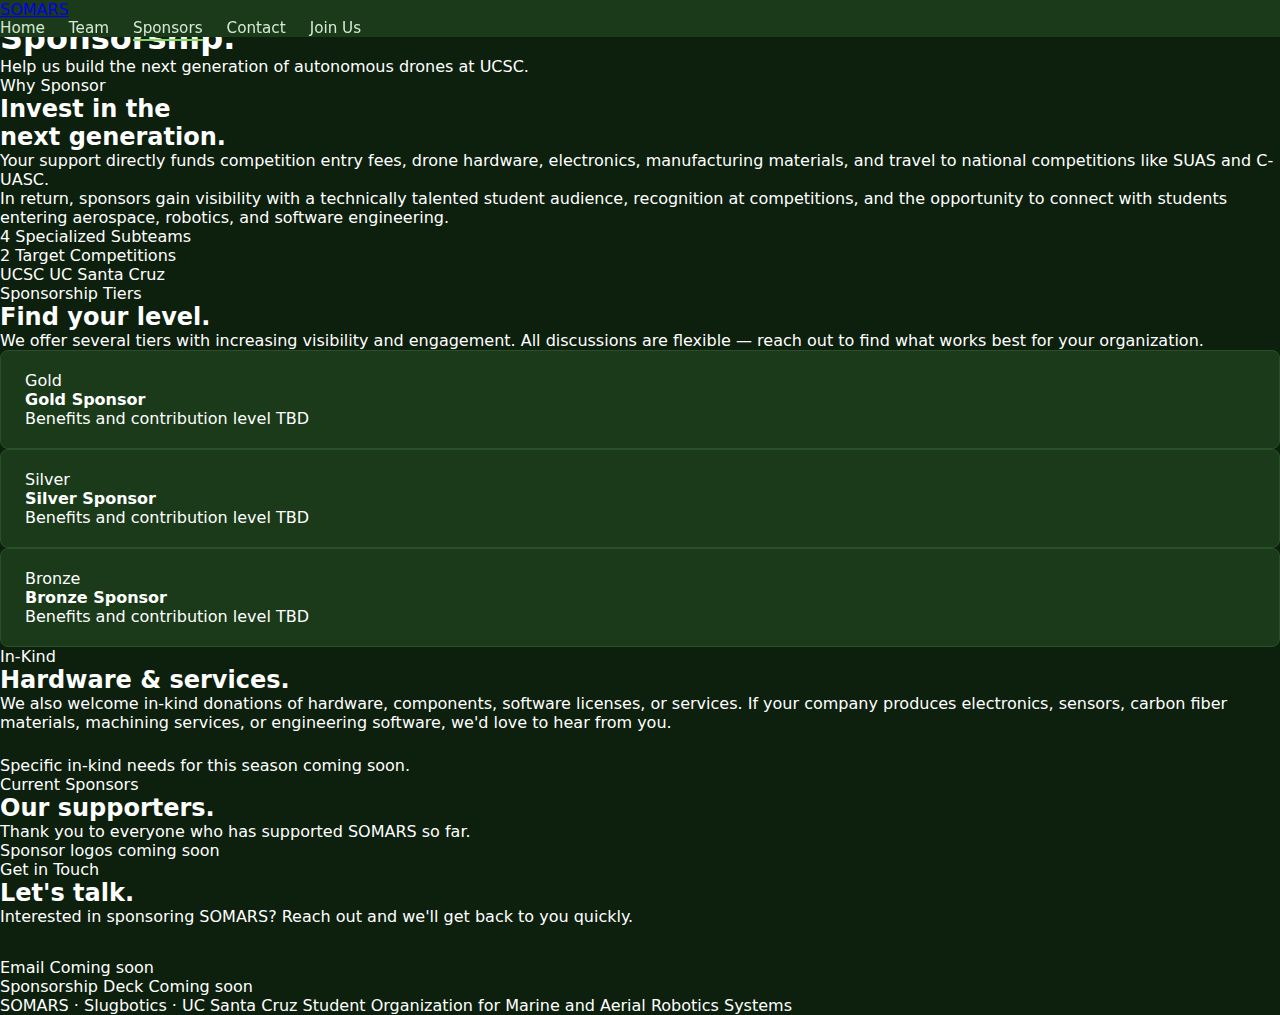
<file: sponsors.html>
<!DOCTYPE html>
<html lang="en">
<head>
  <meta charset="UTF-8" />
  <meta name="viewport" content="width=device-width, initial-scale=1.0" />
  <title>SOMARS — Sponsors</title>
  <link rel="preconnect" href="https://fonts.googleapis.com" />
  <link rel="preconnect" href="https://fonts.gstatic.com" crossorigin />
  <link href="https://fonts.googleapis.com/css2?family=Inter:wght@300;400;500;600;700&display=swap" rel="stylesheet" />
  <link rel="stylesheet" href="style.css" />
</head>
<body>

  <header class="navbar">
    <div class="nav-inner">
      <a href="index.html" class="nav-logo">SOMARS</a>
      <nav class="nav-links" id="navLinks">
        <a href="index.html">Home</a>
        <div class="nav-item has-dropdown">
          <a href="team.html" class="nav-link-with-dropdown">Team</a>
          <div class="dropdown">
            <a href="mechanical.html">Mechanical</a>
            <a href="embedded.html">Embedded Systems</a>
            <a href="perception.html">Perception</a>
            <a href="simulations.html">Simulations</a>
          </div>
        </div>
        <a href="sponsors.html" class="active">Sponsors</a>
        <a href="index.html#contact">Contact</a>
        <a href="team.html#join" class="nav-join">Join Us</a>
      </nav>
      <button class="nav-toggle" id="navToggle" aria-label="Toggle menu">
        <span></span><span></span><span></span>
      </button>
    </div>
  </header>

  <section class="page-hero">
    <div class="page-hero-inner">
      <p class="hero-eyebrow">UC Santa Cruz · Slugbotics</p>
      <h1>Sponsorship.</h1>
      <p class="hero-desc">Help us build the next generation of autonomous drones at UCSC.</p>
    </div>
  </section>

  <!-- Why sponsor -->
  <section class="full-section">
    <div class="full-section-inner">
      <p class="section-eyebrow">Why Sponsor</p>
      <h2>Invest in the<br>next generation.</h2>
      <p class="section-body">Your support directly funds competition entry fees, drone hardware, electronics, manufacturing materials, and travel to national competitions like SUAS and C-UASC.</p>
      <p class="section-body">In return, sponsors gain visibility with a technically talented student audience, recognition at competitions, and the opportunity to connect with students entering aerospace, robotics, and software engineering.</p>
      <div class="stats-row">
        <div class="stat-item">
          <span class="stat-big">4</span>
          <span class="stat-label">Specialized Subteams</span>
        </div>
        <div class="stat-item">
          <span class="stat-big">2</span>
          <span class="stat-label">Target Competitions</span>
        </div>
        <div class="stat-item">
          <span class="stat-big">UCSC</span>
          <span class="stat-label">UC Santa Cruz</span>
        </div>
      </div>
    </div>
  </section>

  <!-- Tiers -->
  <section class="full-section full-section-alt">
    <div class="full-section-inner">
      <p class="section-eyebrow">Sponsorship Tiers</p>
      <h2>Find your level.</h2>
      <p class="section-body">We offer several tiers with increasing visibility and engagement. All discussions are flexible — reach out to find what works best for your organization.</p>
      <div class="tier-cards">
        <div class="tier-card tier-gold">
          <span class="tier-badge">Gold</span>
          <h4>Gold Sponsor</h4>
          <p class="tbd-note">Benefits and contribution level TBD</p>
        </div>
        <div class="tier-card tier-silver">
          <span class="tier-badge">Silver</span>
          <h4>Silver Sponsor</h4>
          <p class="tbd-note">Benefits and contribution level TBD</p>
        </div>
        <div class="tier-card tier-bronze">
          <span class="tier-badge">Bronze</span>
          <h4>Bronze Sponsor</h4>
          <p class="tbd-note">Benefits and contribution level TBD</p>
        </div>
      </div>
    </div>
  </section>

  <!-- In-kind -->
  <section class="full-section">
    <div class="full-section-inner">
      <p class="section-eyebrow">In-Kind</p>
      <h2>Hardware &amp; services.</h2>
      <p class="section-body">We also welcome in-kind donations of hardware, components, software licenses, or services. If your company produces electronics, sensors, carbon fiber materials, machining services, or engineering software, we'd love to hear from you.</p>
      <p class="tbd-note" style="margin-top: 1.5rem; display: block;">Specific in-kind needs for this season coming soon.</p>
    </div>
  </section>

  <!-- Current sponsors -->
  <section class="full-section full-section-alt">
    <div class="full-section-inner">
      <p class="section-eyebrow">Current Sponsors</p>
      <h2>Our supporters.</h2>
      <p class="section-body">Thank you to everyone who has supported SOMARS so far.</p>
      <div class="sponsor-logo-grid">
        <div class="sponsor-logo-placeholder">
          <span class="tbd-note">Sponsor logos coming soon</span>
        </div>
      </div>
    </div>
  </section>

  <!-- Contact -->
  <section class="full-section">
    <div class="full-section-inner contact-inner">
      <p class="section-eyebrow">Get in Touch</p>
      <h2>Let's talk.</h2>
      <p class="section-body">Interested in sponsoring SOMARS? Reach out and we'll get back to you quickly.</p>
      <div class="contact-links" style="margin-top: 2rem;">
        <div class="contact-item">
          <span class="contact-label">Email</span>
          <span class="contact-val tbd-note">Coming soon</span>
        </div>
        <div class="contact-item">
          <span class="contact-label">Sponsorship Deck</span>
          <span class="contact-val tbd-note">Coming soon</span>
        </div>
      </div>
    </div>
  </section>

  <footer class="footer">
    <div class="footer-inner">
      <span>SOMARS · Slugbotics · UC Santa Cruz</span>
      <span>Student Organization for Marine and Aerial Robotics Systems</span>
    </div>
  </footer>

  <script src="script.js"></script>
</body>
</html>
</file>
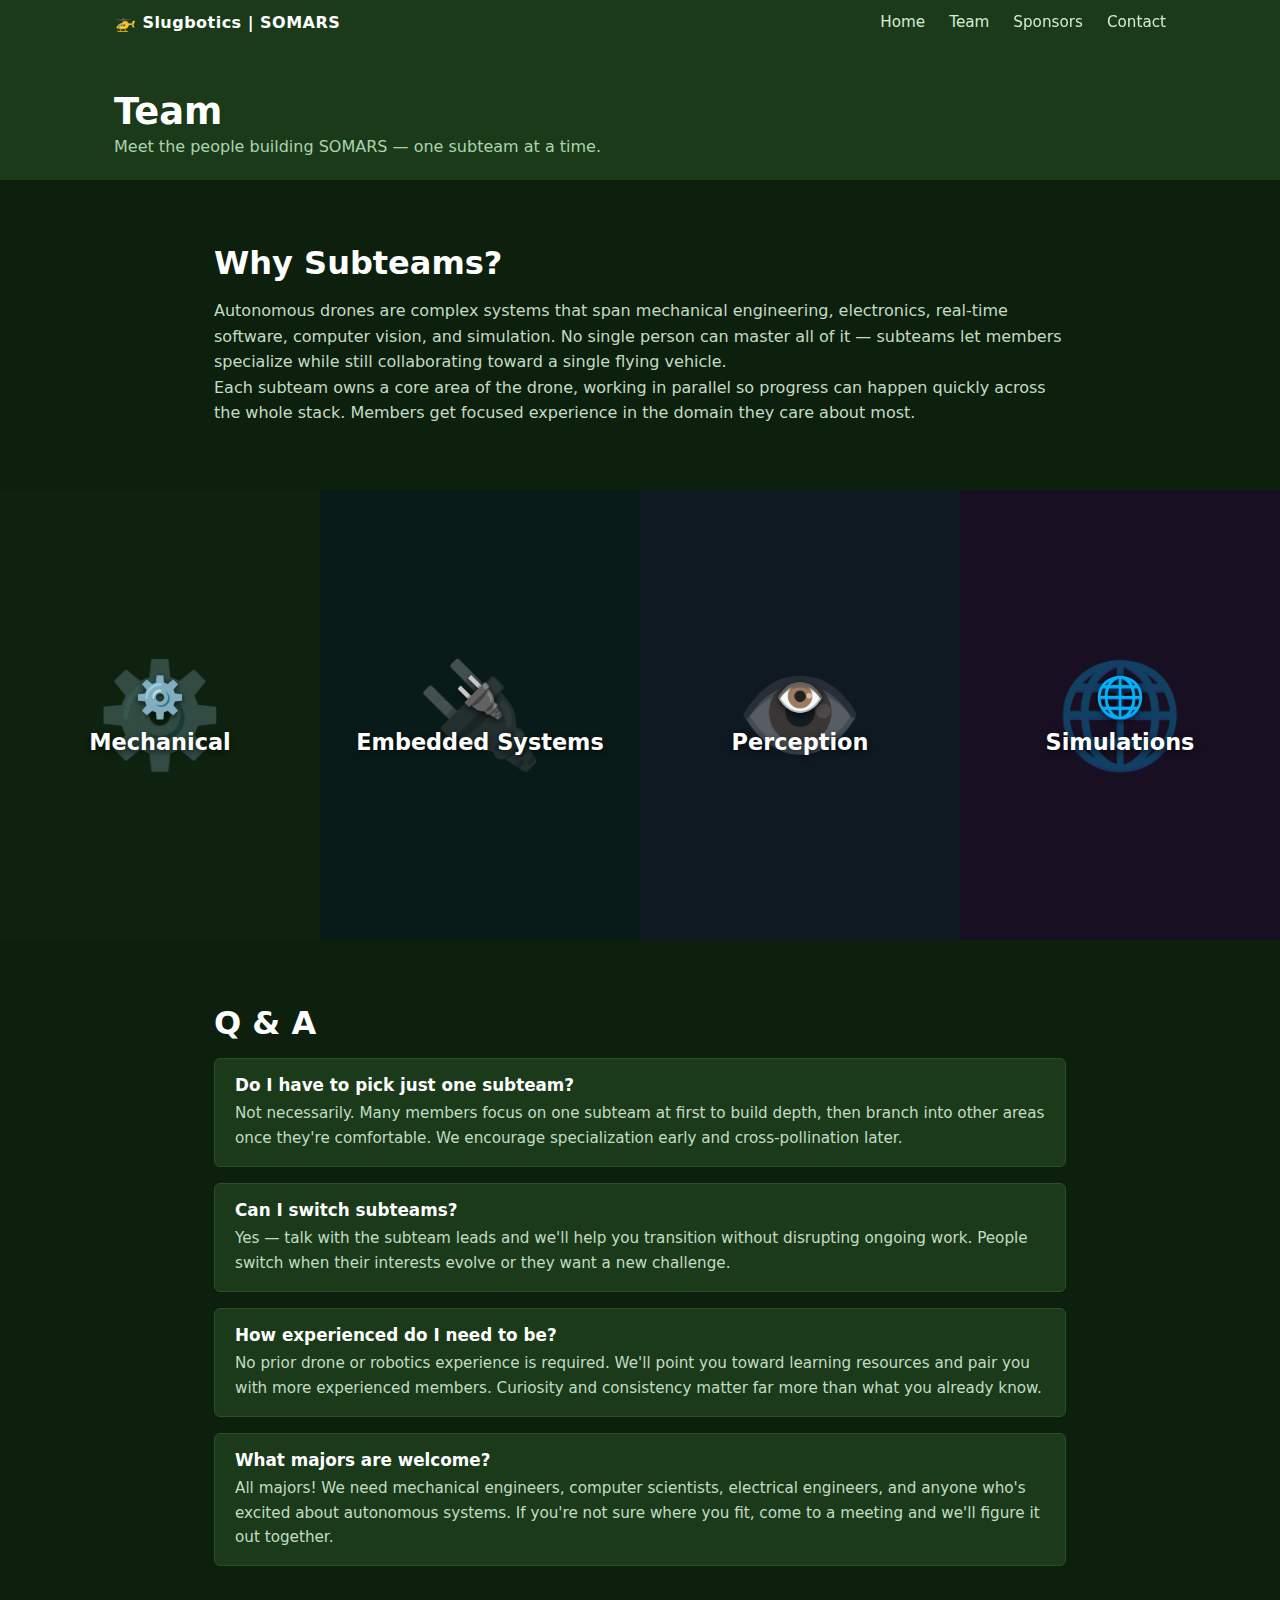
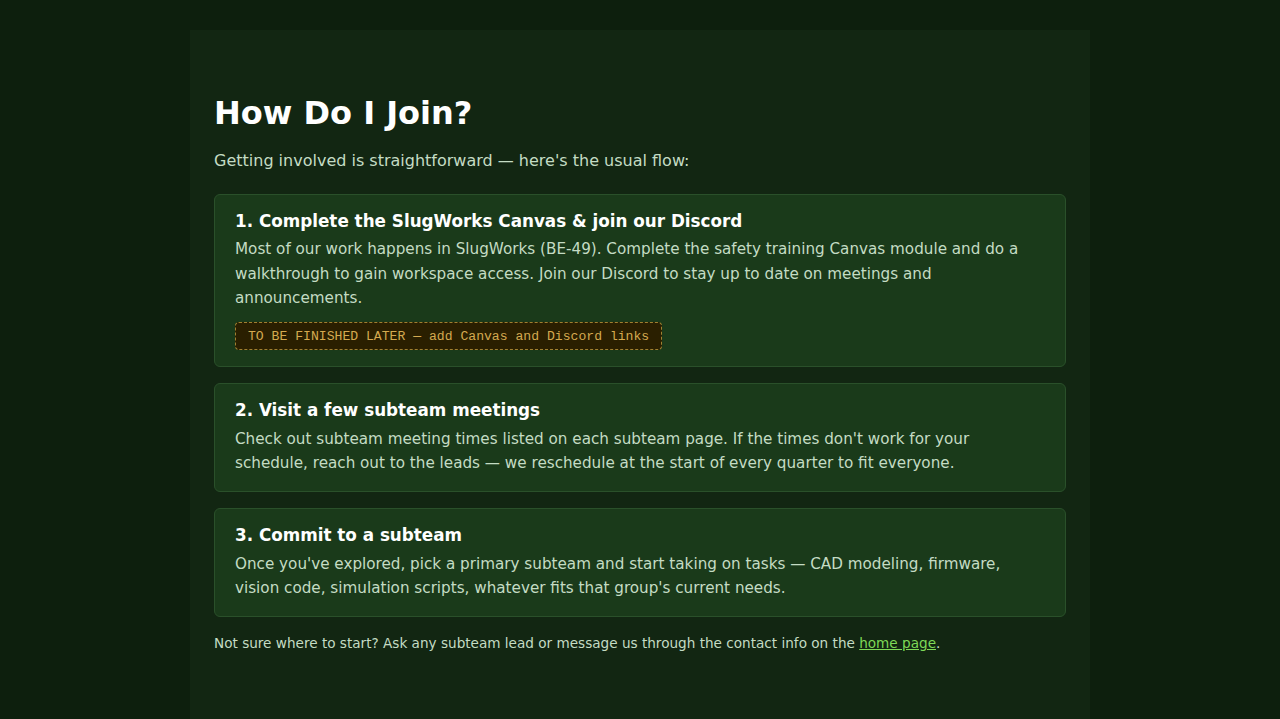
<file: team.html>
<!DOCTYPE html>
<html lang="en">
<head>
  <meta charset="UTF-8" />
  <title>Slugbotics | SOMARS – Team</title>
  <link rel="stylesheet" href="style.css" />
</head>
<body>

  <!-- Navbar -->
  <header class="navbar">
    <div class="nav-container">
      <div class="nav-logo">
        <span class="slug-icon">🚁</span>
        <span class="nav-title">Slugbotics | SOMARS</span>
      </div>

      <nav class="nav-links">
        <a href="index.html">Home</a>

        <div class="nav-item has-dropdown">
          <a href="team.html" class="nav-link-with-dropdown active">Team</a>
          <div class="dropdown">
            <a href="mechanical.html">Mechanical</a>
            <a href="embedded.html">Embedded Systems</a>
            <a href="perception.html">Perception</a>
            <a href="simulations.html">Simulations</a>
          </div>
        </div>

        <a href="sponsors.html">Sponsors</a>
        <a href="index.html#contact">Contact</a>
      </nav>

      <button class="nav-toggle" id="navToggle">☰</button>
    </div>
  </header>

  <!-- Page Header -->
  <header class="page-header">
    <div class="page-header-inner">
      <h1>Team</h1>
      <p>Meet the people building SOMARS — one subteam at a time.</p>
    </div>
  </header>

  <!-- Why subteams -->
  <section id="why-subteams" class="section">
    <h2>Why Subteams?</h2>
    <p>
      Autonomous drones are complex systems that span mechanical engineering,
      electronics, real-time software, computer vision, and simulation.
      No single person can master all of it — subteams let members specialize
      while still collaborating toward a single flying vehicle.
    </p>
    <p>
      Each subteam owns a core area of the drone, working in parallel so
      progress can happen quickly across the whole stack. Members get focused
      experience in the domain they care about most.
    </p>
  </section>

  <!-- Subteam strips -->
  <section id="subteams" class="subteam-strips">

    <a href="mechanical.html" class="subteam-strip strip-mechanical">
      <div class="subteam-strip-bg">⚙️</div>
      <div class="subteam-strip-content">
        <span class="strip-icon">⚙️</span>
        <span>Mechanical</span>
      </div>
    </a>

    <a href="embedded.html" class="subteam-strip strip-embedded">
      <div class="subteam-strip-bg">🔌</div>
      <div class="subteam-strip-content">
        <span class="strip-icon">🔌</span>
        <span>Embedded Systems</span>
      </div>
    </a>

    <a href="perception.html" class="subteam-strip strip-perception">
      <div class="subteam-strip-bg">👁️</div>
      <div class="subteam-strip-content">
        <span class="strip-icon">👁️</span>
        <span>Perception</span>
      </div>
    </a>

    <a href="simulations.html" class="subteam-strip strip-simulations">
      <div class="subteam-strip-bg">🌐</div>
      <div class="subteam-strip-content">
        <span class="strip-icon">🌐</span>
        <span>Simulations</span>
      </div>
    </a>

  </section>

  <!-- Q & A -->
  <section id="qa" class="section">
    <h2>Q &amp; A</h2>
    <div class="qa-list">

      <div class="qa-item">
        <h3>Do I have to pick just one subteam?</h3>
        <p>
          Not necessarily. Many members focus on one subteam at first to build
          depth, then branch into other areas once they're comfortable. We
          encourage specialization early and cross-pollination later.
        </p>
      </div>

      <div class="qa-item">
        <h3>Can I switch subteams?</h3>
        <p>
          Yes — talk with the subteam leads and we'll help you transition
          without disrupting ongoing work. People switch when their interests
          evolve or they want a new challenge.
        </p>
      </div>

      <div class="qa-item">
        <h3>How experienced do I need to be?</h3>
        <p>
          No prior drone or robotics experience is required. We'll point you
          toward learning resources and pair you with more experienced members.
          Curiosity and consistency matter far more than what you already know.
        </p>
      </div>

      <div class="qa-item">
        <h3>What majors are welcome?</h3>
        <p>
          All majors! We need mechanical engineers, computer scientists,
          electrical engineers, and anyone who's excited about autonomous
          systems. If you're not sure where you fit, come to a meeting and
          we'll figure it out together.
        </p>
      </div>

    </div>
  </section>

  <!-- How to join -->
  <section id="join" class="section alt">
    <h2>How Do I Join?</h2>
    <p>Getting involved is straightforward — here's the usual flow:</p>

    <div class="qa-list" style="margin-top:1.25rem;">

      <div class="qa-item">
        <h3>1. Complete the SlugWorks Canvas &amp; join our Discord</h3>
        <p>
          Most of our work happens in SlugWorks (BE-49). Complete the safety
          training Canvas module and do a walkthrough to gain workspace access.
          Join our Discord to stay up to date on meetings and announcements.
        </p>
        <span class="placeholder-note">TO BE FINISHED LATER — add Canvas and Discord links</span>
      </div>

      <div class="qa-item">
        <h3>2. Visit a few subteam meetings</h3>
        <p>
          Check out subteam meeting times listed on each subteam page. If the
          times don't work for your schedule, reach out to the leads — we
          reschedule at the start of every quarter to fit everyone.
        </p>
      </div>

      <div class="qa-item">
        <h3>3. Commit to a subteam</h3>
        <p>
          Once you've explored, pick a primary subteam and start taking on
          tasks — CAD modeling, firmware, vision code, simulation scripts,
          whatever fits that group's current needs.
        </p>
      </div>

    </div>

    <p class="card-meta" style="margin-top:1rem;">
      Not sure where to start? Ask any subteam lead or message us through the
      contact info on the <a href="index.html#contact" style="color:#7ed957;">home page</a>.
    </p>
  </section>

  <script src="script.js"></script>
</body>
</html>
</file>
<file: style.css>
/* ================= BASIC RESET ================= */

* {
  margin: 0;
  padding: 0;
  box-sizing: border-box;
}

body {
  font-family: system-ui, -apple-system, BlinkMacSystemFont, "Segoe UI",
    sans-serif;
  color: #ffffff;
  background: #0d1f0d;
}

/* ================= NAVBAR ================= */

.navbar {
  position: fixed;
  top: 0;
  width: 100%;
  background: #1a3a1a;
  z-index: 1000;
}

.nav-container {
  max-width: 1100px;
  margin: 0 auto;
  padding: 0.75rem 1.5rem;
  display: flex;
  align-items: center;
  justify-content: space-between;
}

.nav-logo {
  display: flex;
  align-items: center;
  gap: 0.4rem;
}

.slug-icon {
  font-size: 1.1rem;
}

.nav-title {
  font-weight: 600;
  color: #ffffff;
  letter-spacing: 0.03em;
}

.nav-links {
  display: flex;
  align-items: center;
  gap: 1.5rem;
}

.nav-links > a,
.nav-links .nav-link-with-dropdown {
  color: #d6ead6;
  text-decoration: none;
  font-size: 0.95rem;
  position: relative;
}

/* underline animation on hover */
.nav-links > a::after,
.nav-links .nav-link-with-dropdown::after {
  content: "";
  position: absolute;
  left: 0;
  bottom: -4px;
  width: 0;
  height: 2px;
  background: #7ed957;
  transition: width 0.2s ease;
}

.nav-links > a:hover::after,
.nav-links > a.active::after,
.nav-links .nav-link-with-dropdown:hover::after {
  width: 100%;
}

.nav-item {
  position: relative;
  display: flex;
  align-items: center;
}

/* ============ DROPDOWN (DESKTOP) ============ */

.dropdown {
  position: absolute;
  top: 100%;
  left: 0;
  background: #122612;
  padding: 0.4rem 0;
  display: flex;
  flex-direction: column;
  border-radius: 0 0 4px 4px;
  opacity: 0;
  transform: translateY(4px);
  pointer-events: none;
  transition: opacity 0.15s ease, transform 0.15s ease;
  min-width: 160px;
}

.dropdown a {
  display: block;
  padding: 0.35rem 0.8rem;
  color: #d6ead6;
  text-decoration: none;
  font-size: 0.85rem;
  white-space: nowrap;
  opacity: 0;
  transform: translateY(4px);
}

.dropdown a:hover {
  color: #7ed957;
}

.has-dropdown:hover .dropdown {
  opacity: 1;
  transform: translateY(0);
  pointer-events: auto;
}

@keyframes dropdownFade {
  from {
    opacity: 0;
    transform: translateY(4px);
  }
  to {
    opacity: 1;
    transform: translateY(0);
  }
}

.has-dropdown:hover .dropdown a {
  animation: dropdownFade 0.18s forwards;
}

.has-dropdown:hover .dropdown a:nth-child(1) { animation-delay: 0s; }
.has-dropdown:hover .dropdown a:nth-child(2) { animation-delay: 0.05s; }
.has-dropdown:hover .dropdown a:nth-child(3) { animation-delay: 0.1s; }
.has-dropdown:hover .dropdown a:nth-child(4) { animation-delay: 0.15s; }

.nav-toggle {
  display: none;
  background: none;
  border: none;
  font-size: 1.5rem;
  color: #ffffff;
  cursor: pointer;
}

/* ================= HERO ================= */

.hero {
  position: relative;
  height: 65vh;
  min-height: 420px;
  background: linear-gradient(135deg, #0d1f0d 0%, #1a3a1a 50%, #0d1f0d 100%);
  background-size: cover;
  background-position: center;
  background-repeat: no-repeat;
  display: flex;
  align-items: center;
  justify-content: center;
  text-align: left;
  padding: 0 1.5rem;
}

.hero.hero-home {
  height: 85vh;
  min-height: 520px;
}

/* Hero emoji placeholder — same visual weight as a background photo */
.hero-emoji-bg {
  position: absolute;
  inset: 0;
  display: flex;
  align-items: center;
  justify-content: center;
  font-size: clamp(8rem, 20vw, 16rem);
  opacity: 0.12;
  pointer-events: none;
  user-select: none;
}

.hero-overlay {
  position: absolute;
  inset: 0;
  background: rgba(5, 20, 5, 0.6);
}

.hero-content {
  position: relative;
  max-width: 1100px;
  width: 100%;
  color: #ffffff;
  padding-top: 60px;
}

.hero-content h1 {
  font-size: clamp(2.8rem, 4.5vw, 3.8rem);
  font-weight: 700;
  margin-bottom: 0.75rem;
  color: #7ed957;
}

.hero-content p {
  font-size: 1.2rem;
  margin-bottom: 1.5rem;
}

.hero-buttons {
  display: flex;
  gap: 1rem;
}

.btn {
  display: inline-block;
  padding: 0.75rem 1.75rem;
  border-radius: 4px;
  font-weight: 600;
  font-size: 0.95rem;
  text-decoration: none;
  cursor: pointer;
}

.btn-primary {
  background: #1a3a1a;
  color: #ffffff;
}

.btn-primary:hover {
  background: #0f2510;
}

.btn-secondary {
  background: #7ed957;
  color: #0d1f0d;
}

.btn-secondary:hover {
  background: #65c040;
}

.scroll-indicator {
  position: absolute;
  bottom: 1.5rem;
  left: 50%;
  transform: translateX(-50%);
  font-size: 1.5rem;
  animation: bounce 1.5s infinite;
}

@keyframes bounce {
  0%,
  100% {
    transform: translate(-50%, 0);
  }
  50% {
    transform: translate(-50%, 6px);
  }
}

/* ================= GENERIC SECTIONS ================= */

.section {
  max-width: 900px;
  margin: 0 auto;
  padding: 4rem 1.5rem;
  background: #0d1f0d;
}

.section.alt {
  background: #122612;
}

/* full-bleed alt background */
.section-alt-bleed {
  background: #122612;
  padding: 4rem 1.5rem;
}

.section-alt-bleed .section-inner {
  max-width: 900px;
  margin: 0 auto;
}

.section h2,
.section-inner h2 {
  margin-bottom: 1rem;
  font-size: 2rem;
}

.section p,
.section-inner p {
  color: #c4dcc4;
  line-height: 1.6;
}

/* page-style header */
.page-header {
  padding-top: 90px;
  padding-bottom: 1.5rem;
  background: #1a3a1a;
}

.page-header-inner {
  max-width: 1100px;
  margin: 0 auto;
  padding: 0 1.5rem;
}

.page-header h1 {
  font-size: 2.3rem;
  margin-bottom: 0.25rem;
}

.page-header p {
  color: #acd4ac;
}

/* ================= SPLIT SECTION (text + image/emoji) ================= */

.section-split {
  max-width: 1100px;
  margin: 0 auto;
  padding: 4rem 1.5rem;
  background: inherit;
  display: grid;
  grid-template-columns: minmax(0, 3fr) minmax(0, 2fr);
  gap: 2rem;
  align-items: center;
}

.section-split.alt {
  background: #122612;
}

.section-split .split-text p + p {
  margin-top: 0.75rem;
}

.section-split ul {
  margin-top: 0.75rem;
  margin-left: 1.25rem;
  color: #c4dcc4;
}

/* Emoji placeholder — same size as the images in MATE */
.split-emoji {
  width: 80%;
  max-width: 420px;
  aspect-ratio: 4 / 3;
  margin: 0 auto;
  border-radius: 8px;
  background: #1e3d1e;
  border: 2px dashed #3a6b3a;
  display: flex;
  flex-direction: column;
  align-items: center;
  justify-content: center;
  gap: 0.5rem;
  font-size: 5rem;
}

.split-emoji .emoji-label {
  font-size: 0.8rem;
  color: #6a9b6a;
  text-align: center;
  padding: 0 1rem;
  font-family: monospace;
}

/* square/avatar emoji placeholder for member cards */
.member-avatar-emoji {
  width: 100%;
  max-width: 140px;
  aspect-ratio: 1 / 1;
  border-radius: 8px;
  background: #1e3d1e;
  border: 2px dashed #3a6b3a;
  display: flex;
  align-items: center;
  justify-content: center;
  font-size: 2.8rem;
  margin: 0 auto 0.75rem;
}

/* ================= GENERIC CARDS / GRIDS ================= */

.card-grid {
  margin-top: 1.5rem;
  display: grid;
  grid-template-columns: repeat(auto-fit, minmax(260px, 1fr));
  gap: 1.25rem;
}

.info-card {
  padding: 1.25rem 1.5rem;
  border-radius: 8px;
  background: #1a3a1a;
  border: 1px solid #2a502a;
}

.info-card.wide {
  max-width: 900px;
  margin: 1.5rem auto 0;
}

.info-card h3 {
  margin-bottom: 0.35rem;
  font-size: 1.1rem;
}

.card-meta {
  font-size: 0.85rem;
  margin-top: 0.5rem;
  color: #7aaa7a;
}

/* ================= Q&A BLOCKS ================= */

.qa-list {
  display: flex;
  flex-direction: column;
  gap: 1rem;
}

.qa-item {
  padding: 1rem 1.25rem;
  border-radius: 6px;
  background: #1a3a1a;
  border: 1px solid #2a502a;
}

.qa-item h3 {
  margin-bottom: 0.4rem;
  font-size: 1.05rem;
}

.qa-item p {
  font-size: 0.95rem;
  color: #c4dcc4;
}

.about-logo-emoji {
  max-width: 280px;
  width: 100%;
  aspect-ratio: 1 / 1;
  background: #1e3d1e;
  border: 2px dashed #3a6b3a;
  border-radius: 12px;
  display: flex;
  align-items: center;
  justify-content: center;
  font-size: 6rem;
  margin: 0 auto;
}

/* ================= MEMBER + LEAD CARDS ================= */

.member-grid {
  margin-top: 1.5rem;
  display: grid;
  grid-template-columns: repeat(auto-fit, minmax(200px, 1fr));
  gap: 1.25rem;
}

.member-card {
  padding: 1.2rem 1rem 1.3rem;
  border-radius: 10px;
  background: #1a3a1a;
  border: 1px solid #2a502a;
  text-align: center;
}

.member-card h3 {
  font-size: 1.05rem;
  margin-bottom: 0.25rem;
}

.member-major {
  font-size: 0.9rem;
  font-weight: 600;
  color: #7ed957;
  margin-bottom: 0.25rem;
}

.member-role {
  font-size: 0.9rem;
  color: #c4dcc4;
}

.leads-grid {
  justify-items: center;
}

.leads-grid .lead-card {
  border: 2px solid #7ed957;
}

#leads.section.alt {
  background: #0d1f0d;
}

#leads.section {
  padding-bottom: 2rem;
}

#members.section {
  padding-top: 2rem;
}

/* ================= MEETING GRID ================= */

.meeting-grid {
  margin-top: 1rem;
  display: grid;
  grid-template-columns: repeat(auto-fit, minmax(220px, 1fr));
  gap: 1rem;
}

.meeting-slot {
  padding: 0.75rem 1rem;
  border-radius: 6px;
  background: #0d1f0d;
  border: 1px solid #2a502a;
}

.meeting-slot h3 {
  margin-bottom: 0.25rem;
}

/* ================= COMPETITION / SKILLS CARDS ================= */

.competition-grid {
  margin-top: 1.5rem;
  display: grid;
  grid-template-columns: repeat(auto-fit, minmax(280px, 1fr));
  gap: 1.5rem;
}

.competition-card {
  padding: 1.5rem;
  border-radius: 10px;
  background: #1a3a1a;
  border: 1px solid #2a502a;
}

.competition-card .comp-emoji {
  font-size: 2.5rem;
  margin-bottom: 0.75rem;
}

.competition-card h3 {
  font-size: 1.2rem;
  margin-bottom: 0.5rem;
  color: #7ed957;
}

.competition-card p {
  color: #c4dcc4;
  font-size: 0.95rem;
  line-height: 1.6;
}

.skills-list {
  margin-top: 0.9rem;
  padding-left: 1.25rem;
  list-style: disc;
  color: #c4dcc4;
}

.skills-list li + li {
  margin-top: 0.25rem;
}

/* ================= PLACEHOLDER NOTE ================= */

.placeholder-note {
  display: inline-block;
  margin-top: 0.75rem;
  padding: 0.35rem 0.75rem;
  border-radius: 4px;
  background: #2a1f00;
  border: 1px dashed #a08030;
  color: #d4aa50;
  font-size: 0.82rem;
  font-family: monospace;
}

/* stack diagram placeholder */
.stack-diagram-placeholder {
  margin-top: 1.5rem;
  width: 100%;
  min-height: 220px;
  border-radius: 8px;
  background: #1e3d1e;
  border: 2px dashed #3a6b3a;
  display: flex;
  flex-direction: column;
  align-items: center;
  justify-content: center;
  gap: 0.5rem;
  font-size: 3rem;
}

.stack-diagram-placeholder .emoji-label {
  font-size: 0.8rem;
  color: #6a9b6a;
  font-family: monospace;
  text-align: center;
  padding: 0 1rem;
}

/* ================= TEAM PAGE: FULL-WIDTH STRIPS ================= */

.subteam-strips {
  width: 100%;
  display: grid;
  grid-template-columns: repeat(4, minmax(0, 1fr));
  min-height: 50vh;
}

.subteam-strip {
  position: relative;
  overflow: hidden;
  text-decoration: none;
  color: #ffffff;
  cursor: pointer;
  transition: transform 0.2s ease, filter 0.2s ease;
}

.subteam-strip-bg {
  position: absolute;
  inset: 0;
  display: flex;
  align-items: center;
  justify-content: center;
  font-size: clamp(4rem, 8vw, 7rem);
  opacity: 0.3;
}

/* distinct colour per strip */
.strip-mechanical  { background: #1a3a1a; }
.strip-embedded    { background: #0f2d2a; }
.strip-perception  { background: #1a2a3a; }
.strip-simulations { background: #2a1a3a; }

.subteam-strip::before {
  content: "";
  position: absolute;
  inset: 0;
  background: rgba(0, 0, 0, 0.4);
  transition: background 0.2s ease;
}

.subteam-strip-content {
  position: relative;
  z-index: 1;
  height: 100%;
  min-height: 25vh;
  display: flex;
  align-items: center;
  justify-content: center;
  flex-direction: column;
  gap: 0.5rem;
  font-weight: 700;
  font-size: 1.4rem;
  text-align: center;
  text-shadow: 0 2px 6px rgba(0, 0, 0, 0.7);
  padding: 2rem 1rem;
}

.subteam-strip-content .strip-icon {
  font-size: 2.5rem;
}

.subteam-strip:hover {
  transform: scale(1.03);
  filter: brightness(1.1);
}

.subteam-strip:hover::before {
  background: rgba(0, 0, 0, 0.25);
}

/* ================= SPONSORS PAGE ================= */

.tier-grid {
  margin-top: 1.5rem;
  display: grid;
  grid-template-columns: repeat(auto-fit, minmax(260px, 1fr));
  gap: 1.25rem;
}

.tier-card {
  padding: 1.25rem 1.5rem;
  border-radius: 8px;
  background: #1a3a1a;
  border: 1px solid #2a502a;
}

.tier-card h3 {
  margin-bottom: 0.5rem;
  font-size: 1.2rem;
}

.tier-tag {
  display: inline-block;
  margin-bottom: 0.5rem;
  padding: 0.2rem 0.6rem;
  border-radius: 999px;
  font-size: 0.8rem;
  font-weight: 600;
}

.tier-gold .tier-tag    { background: #fdd835; color: #3a2800; }
.tier-silver .tier-tag  { background: #cfd8e3; color: #1a2030; }
.tier-bronze .tier-tag  { background: #ffb04c; color: #3a2002; }

.metrics-grid {
  margin-top: 1.5rem;
  display: grid;
  grid-template-columns: repeat(auto-fit, minmax(180px, 1fr));
  gap: 1rem;
}

.metric-card {
  padding: 1rem 1.25rem;
  border-radius: 8px;
  background: #1a3a1a;
  border: 1px solid #2a502a;
  text-align: center;
}

.metric-number {
  font-size: 1.6rem;
  font-weight: 700;
  color: #7ed957;
  margin-bottom: 0.25rem;
}

.metric-label {
  font-size: 0.95rem;
  color: #c4dcc4;
}

/* ================= RESPONSIVE ================= */

@media (max-width: 768px) {
  .nav-links {
    position: absolute;
    top: 100%;
    right: 0;
    background: #1a3a1a;
    flex-direction: column;
    padding: 0.5rem 1.5rem 1rem;
    display: none;
  }

  .nav-links.open {
    display: flex;
  }

  .nav-item {
    width: 100%;
  }

  .dropdown {
    position: static;
    transform: none;
    opacity: 1;
    pointer-events: auto;
    padding-left: 0;
    margin-top: 0.25rem;
  }

  .dropdown a {
    opacity: 1;
    transform: none;
    animation: none;
  }

  .nav-toggle {
    display: block;
  }

  .hero {
    height: 65vh;
    min-height: 420px;
    text-align: left;
  }

  .hero.hero-home {
    height: 75vh;
    min-height: 480px;
  }

  .hero-content h1 {
    font-size: 2.4rem;
  }

  .hero-buttons {
    justify-content: flex-start;
    flex-wrap: wrap;
  }

  .section-split {
    grid-template-columns: minmax(0, 1fr);
  }

  .subteam-strips {
    grid-template-columns: 1fr 1fr;
    min-height: 60vh;
  }

  .subteam-strip {
    min-height: 30vh;
  }
}

@media (max-width: 480px) {
  .subteam-strips {
    grid-template-columns: 1fr;
  }
}
</file>
